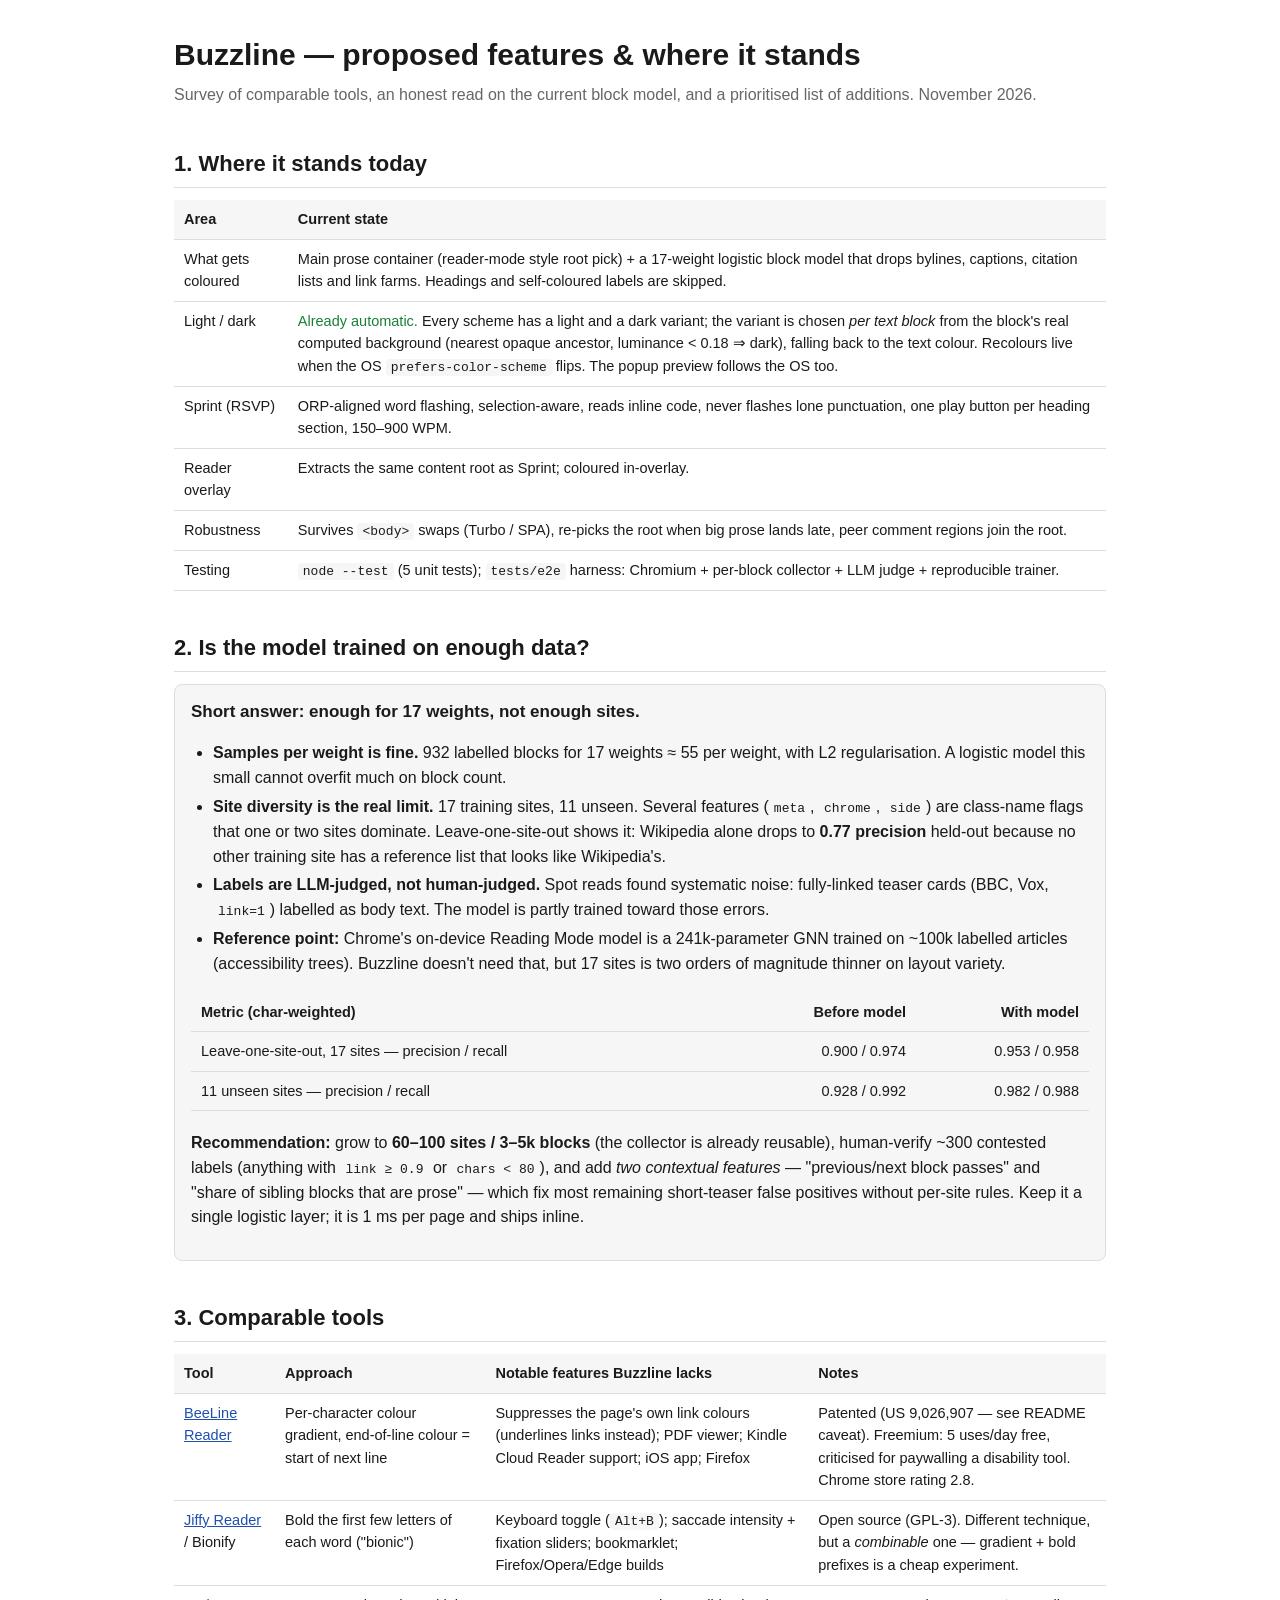
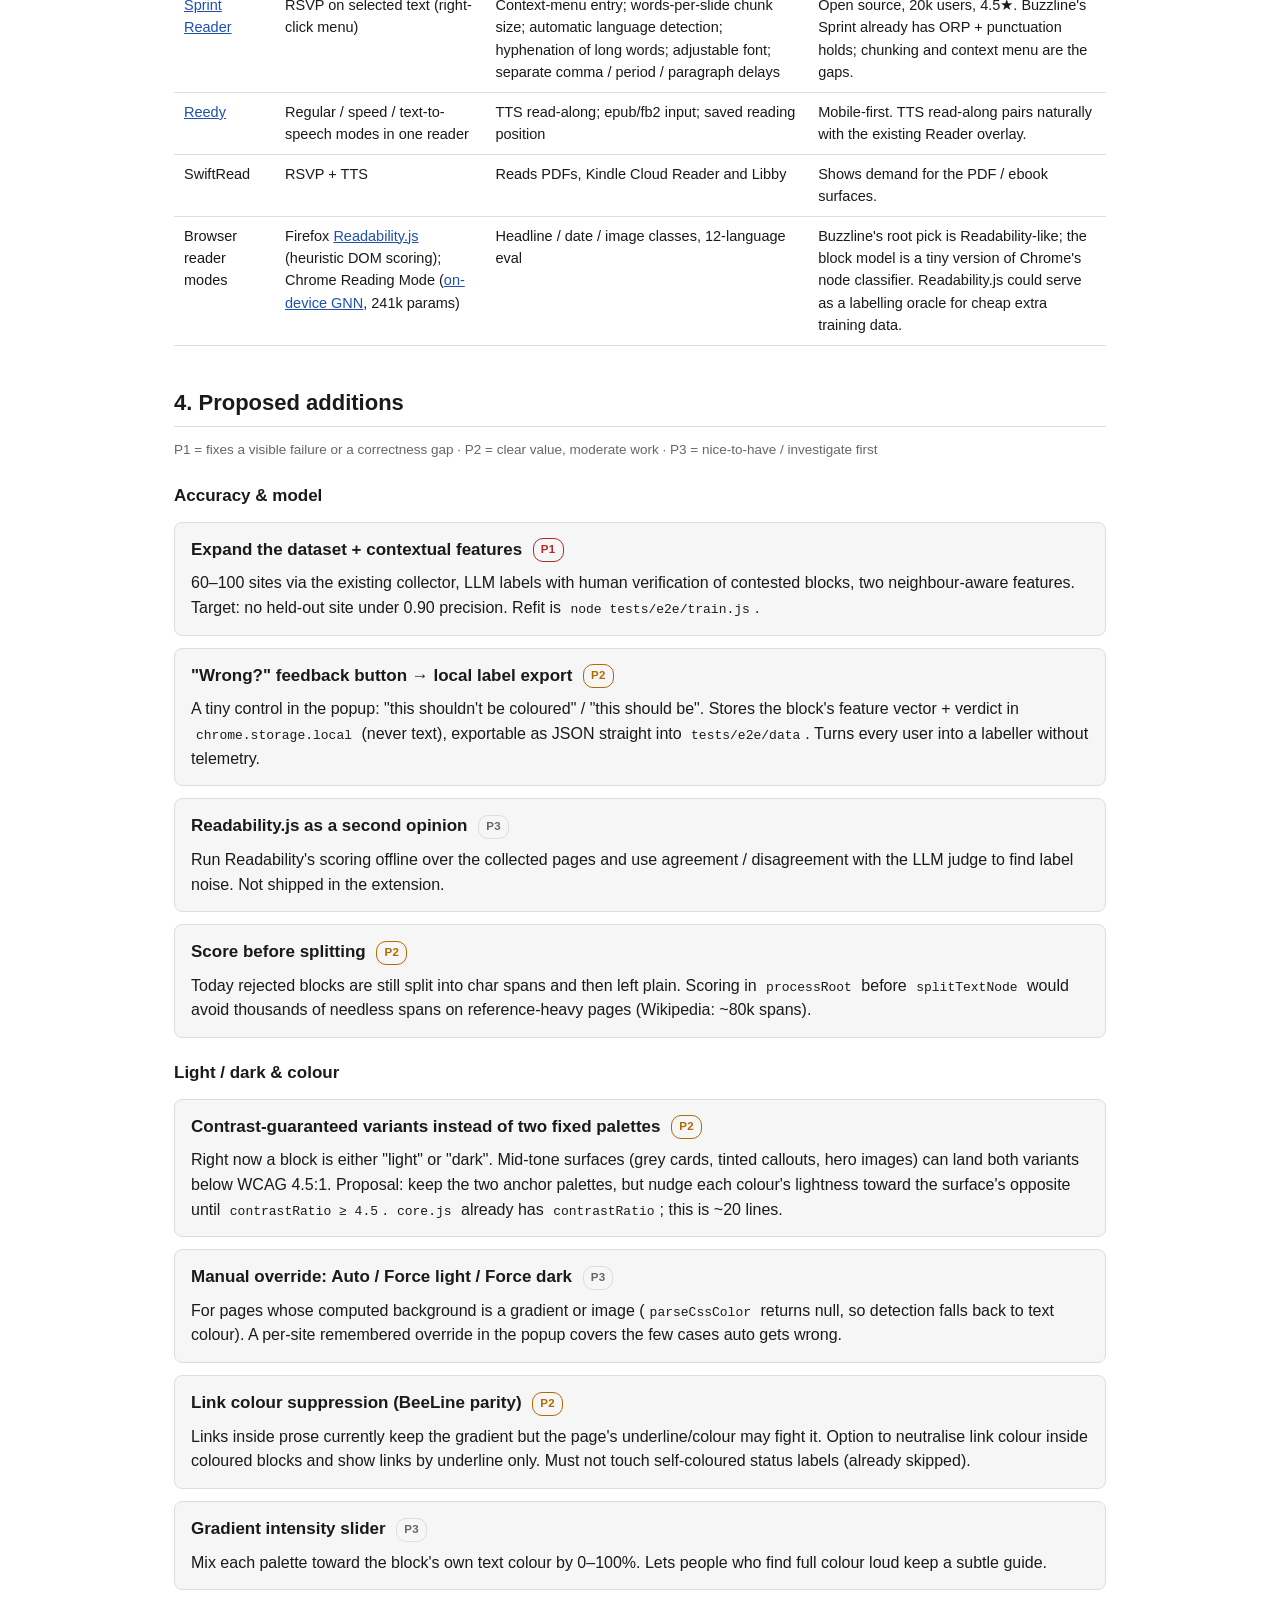
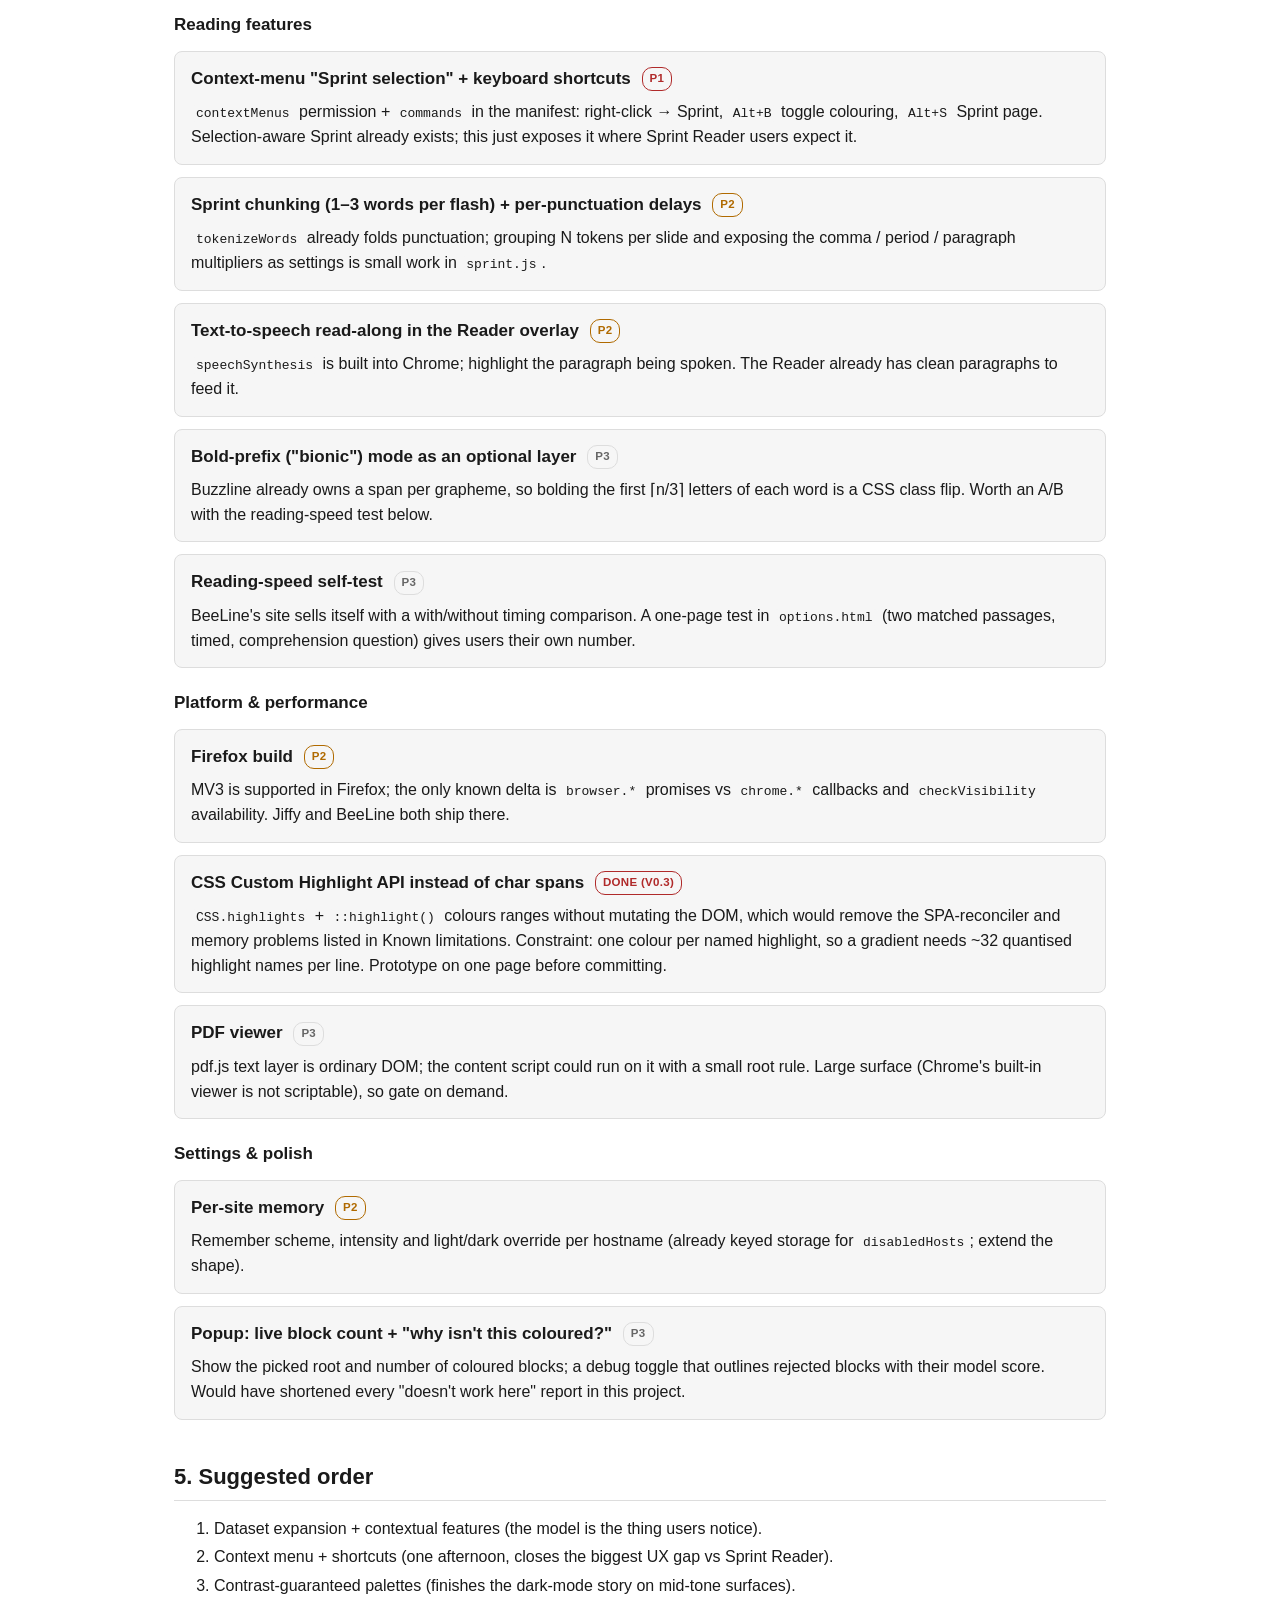
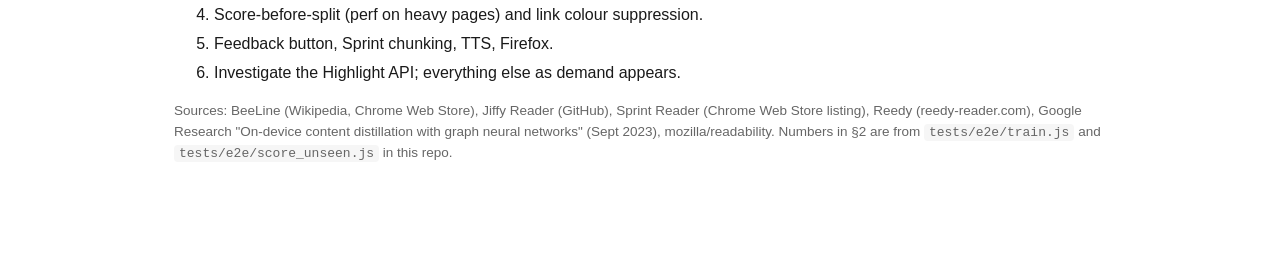
<file: docs/roadmap.html>
<!DOCTYPE html>
<html lang="en">
<head>
<meta charset="utf-8">
<meta name="viewport" content="width=device-width, initial-scale=1">
<title>Buzzline — proposed features &amp; where it stands</title>
<style>
  :root { --bg:#fff; --fg:#1a1a1a; --muted:#666; --border:#ddd; --surface:#f6f6f6; --accent:#1f4fb0; --warn:#b06a00; --ok:#1a7f37; --bad:#b02a2a; }
  @media (prefers-color-scheme: dark) { :root { --bg:#0d1117; --fg:#e6edf3; --muted:#9aa4b2; --border:#30363d; --surface:#161b22; --accent:#7fb7ff; --warn:#f7c948; --ok:#56d364; --bad:#ff9c8a; } }
  * { box-sizing:border-box }
  body { margin:0; background:var(--bg); color:var(--fg); font:16px/1.55 -apple-system,BlinkMacSystemFont,"Segoe UI",Roboto,sans-serif; }
  main { max-width:980px; margin:0 auto; padding:32px 24px 80px; }
  h1 { font-size:30px; margin:0 0 4px } h2 { font-size:22px; margin:40px 0 12px; border-bottom:1px solid var(--border); padding-bottom:6px } h3 { font-size:17px; margin:22px 0 8px }
  .sub { color:var(--muted); margin:0 0 24px }
  a { color:var(--accent) }
  table { border-collapse:collapse; width:100%; margin:12px 0 20px; font-size:14.5px }
  th,td { text-align:left; vertical-align:top; padding:8px 10px; border-bottom:1px solid var(--border) }
  th { background:var(--surface); font-weight:600 }
  code { font-family:ui-monospace,SFMono-Regular,Menlo,monospace; font-size:13px; background:var(--surface); padding:1px 5px; border-radius:4px }
  .card { border:1px solid var(--border); border-radius:8px; padding:14px 16px; margin:12px 0; background:var(--surface) }
  .card h3 { margin-top:0 }
  .tag { display:inline-block; font-size:11.5px; font-weight:600; letter-spacing:.3px; text-transform:uppercase; padding:2px 7px; border-radius:10px; border:1px solid var(--border); margin-left:6px; vertical-align:middle }
  .p1 { color:var(--bad); border-color:var(--bad) } .p2 { color:var(--warn); border-color:var(--warn) } .p3 { color:var(--muted) }
  .have { color:var(--ok) } .miss { color:var(--bad) } .part { color:var(--warn) }
  .num { font-variant-numeric:tabular-nums; text-align:right }
  ul { padding-left:22px } li { margin:4px 0 }
  .small { font-size:13.5px; color:var(--muted) }
  .grid { display:grid; grid-template-columns:1fr 1fr; gap:12px } @media (max-width:700px){ .grid{grid-template-columns:1fr} }
</style>
</head>
<body>
<main>
<h1>Buzzline — proposed features &amp; where it stands</h1>
<p class="sub">Survey of comparable tools, an honest read on the current block model, and a prioritised list of additions. November 2026.</p>

<h2>1. Where it stands today</h2>
<table>
<tr><th>Area</th><th>Current state</th></tr>
<tr><td>What gets coloured</td><td>Main prose container (reader-mode style root pick) + a 17-weight logistic block model that drops bylines, captions, citation lists and link farms. Headings and self-coloured labels are skipped.</td></tr>
<tr><td>Light / dark</td><td><span class="have">Already automatic.</span> Every scheme has a light and a dark variant; the variant is chosen <em>per text block</em> from the block's real computed background (nearest opaque ancestor, luminance &lt; 0.18 ⇒ dark), falling back to the text colour. Recolours live when the OS <code>prefers-color-scheme</code> flips. The popup preview follows the OS too.</td></tr>
<tr><td>Sprint (RSVP)</td><td>ORP-aligned word flashing, selection-aware, reads inline code, never flashes lone punctuation, one play button per heading section, 150–900 WPM.</td></tr>
<tr><td>Reader overlay</td><td>Extracts the same content root as Sprint; coloured in-overlay.</td></tr>
<tr><td>Robustness</td><td>Survives <code>&lt;body&gt;</code> swaps (Turbo / SPA), re-picks the root when big prose lands late, peer comment regions join the root.</td></tr>
<tr><td>Testing</td><td><code>node --test</code> (5 unit tests); <code>tests/e2e</code> harness: Chromium + per-block collector + LLM judge + reproducible trainer.</td></tr>
</table>

<h2>2. Is the model trained on enough data?</h2>
<div class="card">
<h3>Short answer: enough for 17 weights, not enough sites.</h3>
<ul>
<li><strong>Samples per weight is fine.</strong> 932 labelled blocks for 17 weights ≈ 55 per weight, with L2 regularisation. A logistic model this small cannot overfit much on block count.</li>
<li><strong>Site diversity is the real limit.</strong> 17 training sites, 11 unseen. Several features (<code>meta</code>, <code>chrome</code>, <code>side</code>) are class-name flags that one or two sites dominate. Leave-one-site-out shows it: Wikipedia alone drops to <strong>0.77 precision</strong> held-out because no other training site has a reference list that looks like Wikipedia's.</li>
<li><strong>Labels are LLM-judged, not human-judged.</strong> Spot reads found systematic noise: fully-linked teaser cards (BBC, Vox, <code>link=1</code>) labelled as body text. The model is partly trained toward those errors.</li>
<li><strong>Reference point:</strong> Chrome's on-device Reading Mode model is a 241k-parameter GNN trained on ~100k labelled articles (accessibility trees). Buzzline doesn't need that, but 17 sites is two orders of magnitude thinner on layout variety.</li>
</ul>
<table>
<tr><th>Metric (char-weighted)</th><th class="num">Before model</th><th class="num">With model</th></tr>
<tr><td>Leave-one-site-out, 17 sites — precision / recall</td><td class="num">0.900 / 0.974</td><td class="num">0.953 / 0.958</td></tr>
<tr><td>11 unseen sites — precision / recall</td><td class="num">0.928 / 0.992</td><td class="num">0.982 / 0.988</td></tr>
</table>
<p><strong>Recommendation:</strong> grow to <strong>60–100 sites / 3–5k blocks</strong> (the collector is already reusable), human-verify ~300 contested labels (anything with <code>link ≥ 0.9</code> or <code>chars &lt; 80</code>), and add <em>two contextual features</em> — "previous/next block passes" and "share of sibling blocks that are prose" — which fix most remaining short-teaser false positives without per-site rules. Keep it a single logistic layer; it is 1 ms per page and ships inline.</p>
</div>

<h2>3. Comparable tools</h2>
<table>
<tr><th>Tool</th><th>Approach</th><th>Notable features Buzzline lacks</th><th>Notes</th></tr>
<tr><td><a href="https://en.wikipedia.org/wiki/BeeLine_Reader">BeeLine Reader</a></td><td>Per-character colour gradient, end-of-line colour = start of next line</td><td>Suppresses the page's own link colours (underlines links instead); PDF viewer; Kindle Cloud Reader support; iOS app; Firefox</td><td>Patented (US 9,026,907 — see README caveat). Freemium: 5 uses/day free, criticised for paywalling a disability tool. Chrome store rating 2.8.</td></tr>
<tr><td><a href="https://github.com/ansh/bionic-reading">Jiffy Reader</a> / Bionify</td><td>Bold the first few letters of each word ("bionic")</td><td>Keyboard toggle (<code>Alt+B</code>); saccade intensity + fixation sliders; bookmarklet; Firefox/Opera/Edge builds</td><td>Open source (GPL-3). Different technique, but a <em>combinable</em> one — gradient + bold prefixes is a cheap experiment.</td></tr>
<tr><td><a href="https://chromewebstore.google.com/detail/sprint-reader-speed-readi/kejhpkmainjkpiablnfdppneidnkhdif">Sprint Reader</a></td><td>RSVP on selected text (right-click menu)</td><td>Context-menu entry; words-per-slide chunk size; automatic language detection; hyphenation of long words; adjustable font; separate comma / period / paragraph delays</td><td>Open source, 20k users, 4.5★. Buzzline's Sprint already has ORP + punctuation holds; chunking and context menu are the gaps.</td></tr>
<tr><td><a href="https://reedy-reader.com/">Reedy</a></td><td>Regular / speed / text-to-speech modes in one reader</td><td>TTS read-along; epub/fb2 input; saved reading position</td><td>Mobile-first. TTS read-along pairs naturally with the existing Reader overlay.</td></tr>
<tr><td>SwiftRead</td><td>RSVP + TTS</td><td>Reads PDFs, Kindle Cloud Reader and Libby</td><td>Shows demand for the PDF / ebook surfaces.</td></tr>
<tr><td>Browser reader modes</td><td>Firefox <a href="https://github.com/mozilla/readability">Readability.js</a> (heuristic DOM scoring); Chrome Reading Mode (<a href="https://research.google/blog/on-device-content-distillation-with-graph-neural-networks/">on-device GNN</a>, 241k params)</td><td>Headline / date / image classes, 12-language eval</td><td>Buzzline's root pick is Readability-like; the block model is a tiny version of Chrome's node classifier. Readability.js could serve as a labelling oracle for cheap extra training data.</td></tr>
</table>

<h2>4. Proposed additions</h2>
<p class="small">P1 = fixes a visible failure or a correctness gap · P2 = clear value, moderate work · P3 = nice-to-have / investigate first</p>

<h3>Accuracy &amp; model</h3>
<div class="card"><h3>Expand the dataset + contextual features <span class="tag p1">P1</span></h3>
60–100 sites via the existing collector, LLM labels with human verification of contested blocks, two neighbour-aware features. Target: no held-out site under 0.90 precision. Refit is <code>node tests/e2e/train.js</code>.</div>
<div class="card"><h3>"Wrong?" feedback button → local label export <span class="tag p2">P2</span></h3>
A tiny control in the popup: "this shouldn't be coloured" / "this should be". Stores the block's feature vector + verdict in <code>chrome.storage.local</code> (never text), exportable as JSON straight into <code>tests/e2e/data</code>. Turns every user into a labeller without telemetry.</div>
<div class="card"><h3>Readability.js as a second opinion <span class="tag p3">P3</span></h3>
Run Readability's scoring offline over the collected pages and use agreement / disagreement with the LLM judge to find label noise. Not shipped in the extension.</div>
<div class="card"><h3>Score before splitting <span class="tag p2">P2</span></h3>
Today rejected blocks are still split into char spans and then left plain. Scoring in <code>processRoot</code> before <code>splitTextNode</code> would avoid thousands of needless spans on reference-heavy pages (Wikipedia: ~80k spans).</div>

<h3>Light / dark &amp; colour</h3>
<div class="card"><h3>Contrast-guaranteed variants instead of two fixed palettes <span class="tag p2">P2</span></h3>
Right now a block is either "light" or "dark". Mid-tone surfaces (grey cards, tinted callouts, hero images) can land both variants below WCAG 4.5:1. Proposal: keep the two anchor palettes, but nudge each colour's lightness toward the surface's opposite until <code>contrastRatio ≥ 4.5</code>. <code>core.js</code> already has <code>contrastRatio</code>; this is ~20 lines.</div>
<div class="card"><h3>Manual override: Auto / Force light / Force dark <span class="tag p3">P3</span></h3>
For pages whose computed background is a gradient or image (<code>parseCssColor</code> returns null, so detection falls back to text colour). A per-site remembered override in the popup covers the few cases auto gets wrong.</div>
<div class="card"><h3>Link colour suppression (BeeLine parity) <span class="tag p2">P2</span></h3>
Links inside prose currently keep the gradient but the page's underline/colour may fight it. Option to neutralise link colour inside coloured blocks and show links by underline only. Must not touch self-coloured status labels (already skipped).</div>
<div class="card"><h3>Gradient intensity slider <span class="tag p3">P3</span></h3>
Mix each palette toward the block's own text colour by 0–100%. Lets people who find full colour loud keep a subtle guide.</div>

<h3>Reading features</h3>
<div class="card"><h3>Context-menu "Sprint selection" + keyboard shortcuts <span class="tag p1">P1</span></h3>
<code>contextMenus</code> permission + <code>commands</code> in the manifest: right-click → Sprint, <code>Alt+B</code> toggle colouring, <code>Alt+S</code> Sprint page. Selection-aware Sprint already exists; this just exposes it where Sprint Reader users expect it.</div>
<div class="card"><h3>Sprint chunking (1–3 words per flash) + per-punctuation delays <span class="tag p2">P2</span></h3>
<code>tokenizeWords</code> already folds punctuation; grouping N tokens per slide and exposing the comma / period / paragraph multipliers as settings is small work in <code>sprint.js</code>.</div>
<div class="card"><h3>Text-to-speech read-along in the Reader overlay <span class="tag p2">P2</span></h3>
<code>speechSynthesis</code> is built into Chrome; highlight the paragraph being spoken. The Reader already has clean paragraphs to feed it.</div>
<div class="card"><h3>Bold-prefix ("bionic") mode as an optional layer <span class="tag p3">P3</span></h3>
Buzzline already owns a span per grapheme, so bolding the first ⌈n/3⌉ letters of each word is a CSS class flip. Worth an A/B with the reading-speed test below.</div>
<div class="card"><h3>Reading-speed self-test <span class="tag p3">P3</span></h3>
BeeLine's site sells itself with a with/without timing comparison. A one-page test in <code>options.html</code> (two matched passages, timed, comprehension question) gives users their own number.</div>

<h3>Platform &amp; performance</h3>
<div class="card"><h3>Firefox build <span class="tag p2">P2</span></h3>
MV3 is supported in Firefox; the only known delta is <code>browser.*</code> promises vs <code>chrome.*</code> callbacks and <code>checkVisibility</code> availability. Jiffy and BeeLine both ship there.</div>
<div class="card"><h3>CSS Custom Highlight API instead of char spans <span class="tag p1">DONE (v0.3)</span></h3>
<code>CSS.highlights</code> + <code>::highlight()</code> colours ranges without mutating the DOM, which would remove the SPA-reconciler and memory problems listed in Known limitations. Constraint: one colour per named highlight, so a gradient needs ~32 quantised highlight names per line. Prototype on one page before committing.</div>
<div class="card"><h3>PDF viewer <span class="tag p3">P3</span></h3>
pdf.js text layer is ordinary DOM; the content script could run on it with a small root rule. Large surface (Chrome's built-in viewer is not scriptable), so gate on demand.</div>

<h3>Settings &amp; polish</h3>
<div class="card"><h3>Per-site memory <span class="tag p2">P2</span></h3>
Remember scheme, intensity and light/dark override per hostname (already keyed storage for <code>disabledHosts</code>; extend the shape).</div>
<div class="card"><h3>Popup: live block count + "why isn't this coloured?" <span class="tag p3">P3</span></h3>
Show the picked root and number of coloured blocks; a debug toggle that outlines rejected blocks with their model score. Would have shortened every "doesn't work here" report in this project.</div>

<h2>5. Suggested order</h2>
<ol>
<li>Dataset expansion + contextual features (the model is the thing users notice).</li>
<li>Context menu + shortcuts (one afternoon, closes the biggest UX gap vs Sprint Reader).</li>
<li>Contrast-guaranteed palettes (finishes the dark-mode story on mid-tone surfaces).</li>
<li>Score-before-split (perf on heavy pages) and link colour suppression.</li>
<li>Feedback button, Sprint chunking, TTS, Firefox.</li>
<li>Investigate the Highlight API; everything else as demand appears.</li>
</ol>
<p class="small">Sources: BeeLine (Wikipedia, Chrome Web Store), Jiffy Reader (GitHub), Sprint Reader (Chrome Web Store listing), Reedy (reedy-reader.com), Google Research "On-device content distillation with graph neural networks" (Sept 2023), mozilla/readability. Numbers in §2 are from <code>tests/e2e/train.js</code> and <code>tests/e2e/score_unseen.js</code> in this repo.</p>
</main>
</body>
</html>
</file>
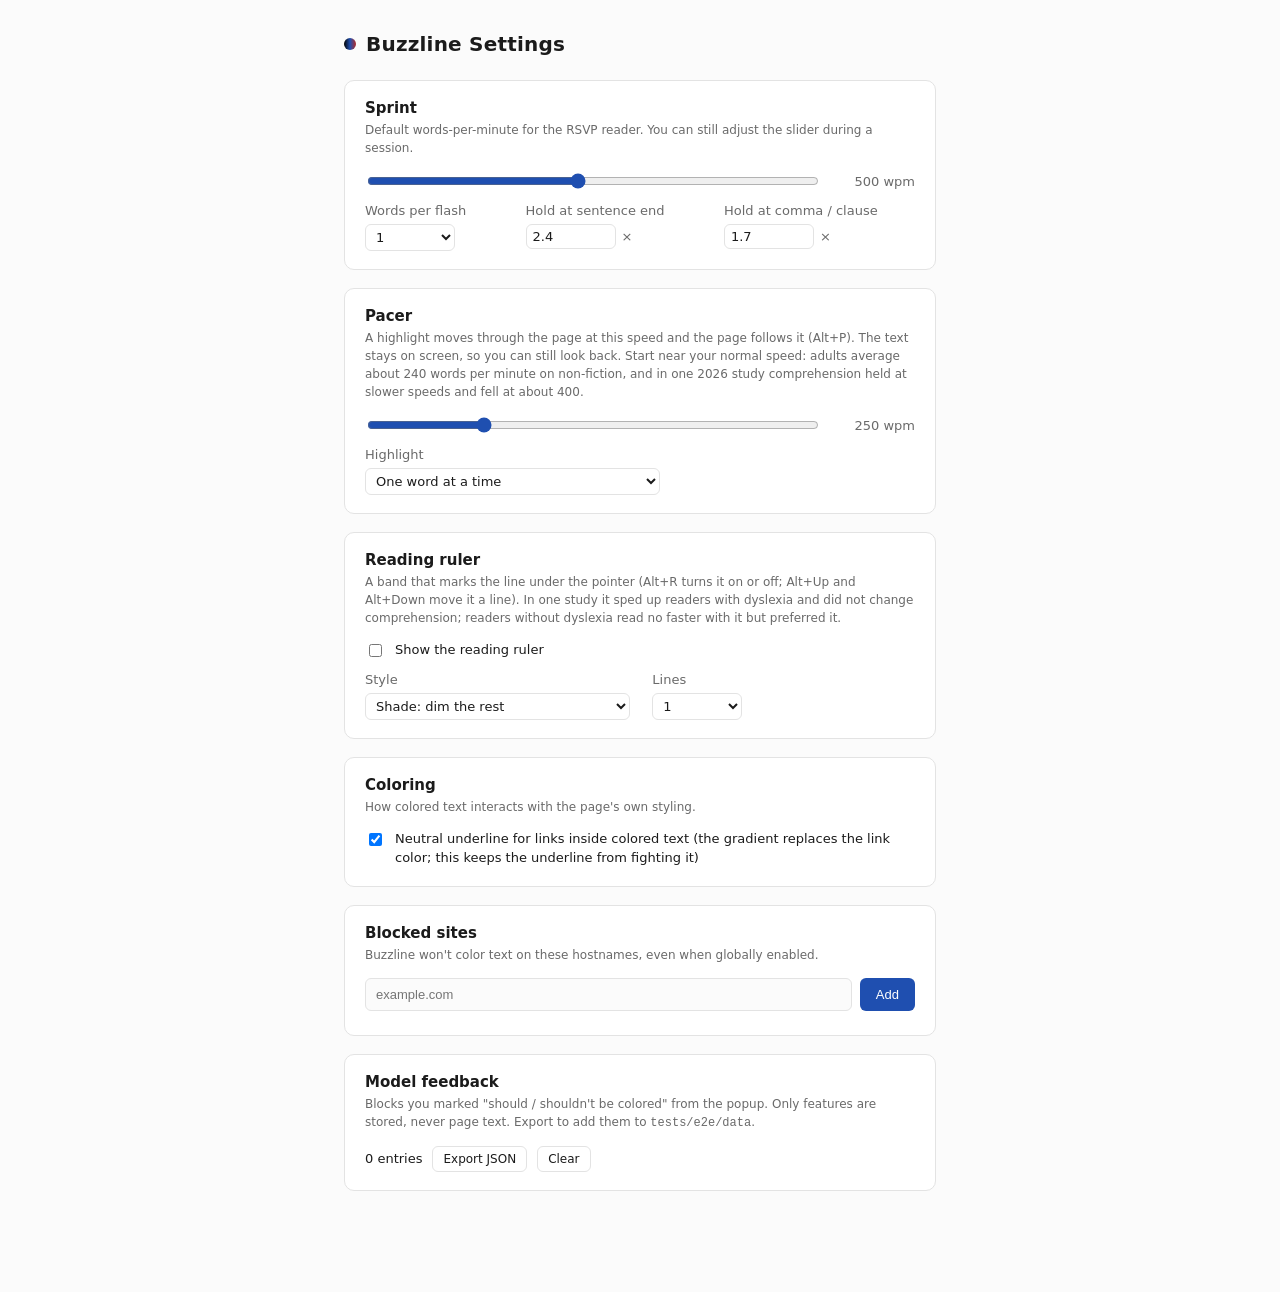
<file: src/options.html>
<!DOCTYPE html>
<html>
<head>
  <meta charset="utf-8">
  <title>Buzzline — Settings</title>
  <link rel="stylesheet" href="options.css">
</head>
<body>
  <main>
    <header class="page-head">
      <div class="brand">
        <span class="dot"></span>
        <h1>Buzzline Settings</h1>
      </div>
    </header>

    <section class="group">
      <div class="group-head">
        <h2>Sprint</h2>
        <p class="sub">Default words-per-minute for the RSVP reader. You can still adjust the slider during a session.</p>
      </div>
      <div class="speed-row">
        <input type="range" id="sprint-wpm" min="150" max="900" step="10" value="500">
        <span class="wpm-value" id="sprint-wpm-value">500 wpm</span>
      </div>
      <div class="sprint-grid">
        <label>Words per flash
          <select id="sprint-chunk"><option value="1">1</option><option value="2">2</option><option value="3">3</option></select>
        </label>
        <label>Hold at sentence end
          <span class="mul"><input type="number" id="delay-period" min="1" max="5" step="0.1" value="2.4"> &times;</span>
        </label>
        <label>Hold at comma / clause
          <span class="mul"><input type="number" id="delay-comma" min="1" max="5" step="0.1" value="1.7"> &times;</span>
        </label>
      </div>
    </section>

    <section class="group">
      <div class="group-head">
        <h2>Pacer</h2>
        <p class="sub">A highlight moves through the page at this speed and the page follows it (Alt+P). The text stays on screen, so you can still look back. Start near your normal speed: adults average about 240 words per minute on non-fiction, and in one 2026 study comprehension held at slower speeds and fell at about 400.</p>
      </div>
      <div class="speed-row">
        <input type="range" id="pacer-wpm" min="100" max="700" step="10" value="250">
        <span class="wpm-value" id="pacer-wpm-value">250 wpm</span>
      </div>
      <div class="sprint-grid">
        <label>Highlight
          <select id="pacer-unit" class="wide"><option value="word">One word at a time</option><option value="line">One line at a time</option></select>
        </label>
      </div>
    </section>

    <section class="group">
      <div class="group-head">
        <h2>Reading ruler</h2>
        <p class="sub">A band that marks the line under the pointer (Alt+R turns it on or off; Alt+Up and Alt+Down move it a line). In one study it sped up readers with dyslexia and did not change comprehension; readers without dyslexia read no faster with it but preferred it.</p>
      </div>
      <label class="check-row">
        <input type="checkbox" id="ruler-on">
        <span>Show the reading ruler</span>
      </label>
      <div class="sprint-grid">
        <label>Style
          <select id="ruler-style" class="wide"><option value="shade">Shade: dim the rest</option><option value="bar">Bar: tint the line</option><option value="underline">Underline</option></select>
        </label>
        <label>Lines
          <select id="ruler-lines"><option value="1">1</option><option value="3">3</option></select>
        </label>
      </div>
    </section>

    <section class="group">
      <div class="group-head">
        <h2>Coloring</h2>
        <p class="sub">How colored text interacts with the page's own styling.</p>
      </div>
      <label class="check-row">
        <input type="checkbox" id="link-underline" checked>
        <span>Neutral underline for links inside colored text (the gradient replaces the link color; this keeps the underline from fighting it)</span>
      </label>
    </section>

    <section class="group">
      <div class="group-head">
        <h2>Blocked sites</h2>
        <p class="sub">Buzzline won't color text on these hostnames, even when globally enabled.</p>
      </div>

      <form class="add-row" id="add-form">
        <input type="text" id="add-host" placeholder="example.com" autocomplete="off" spellcheck="false">
        <button type="submit">Add</button>
      </form>
      <div class="add-error" id="add-error" hidden></div>

      <ul class="hosts" id="hosts"></ul>
      <p class="empty" id="empty" hidden>No sites blocked.</p>
    </section>

    <section class="group">
      <div class="group-head">
        <h2>Model feedback</h2>
        <p class="sub">Blocks you marked "should / shouldn't be colored" from the popup. Only features are stored, never page text. Export to add them to <code>tests/e2e/data</code>.</p>
      </div>
      <div class="feedback-row">
        <span id="feedback-count">0 entries</span>
        <button type="button" id="feedback-export">Export JSON</button>
        <button type="button" id="feedback-clear" class="remove">Clear</button>
      </div>
    </section>

    <footer class="page-foot">
      <p class="saved" id="saved" hidden>Saved.</p>
    </footer>
  </main>
  <script src="core.js"></script>
  <script src="settings.js"></script>
  <script src="options.js"></script>
</body>
</html>
</file>
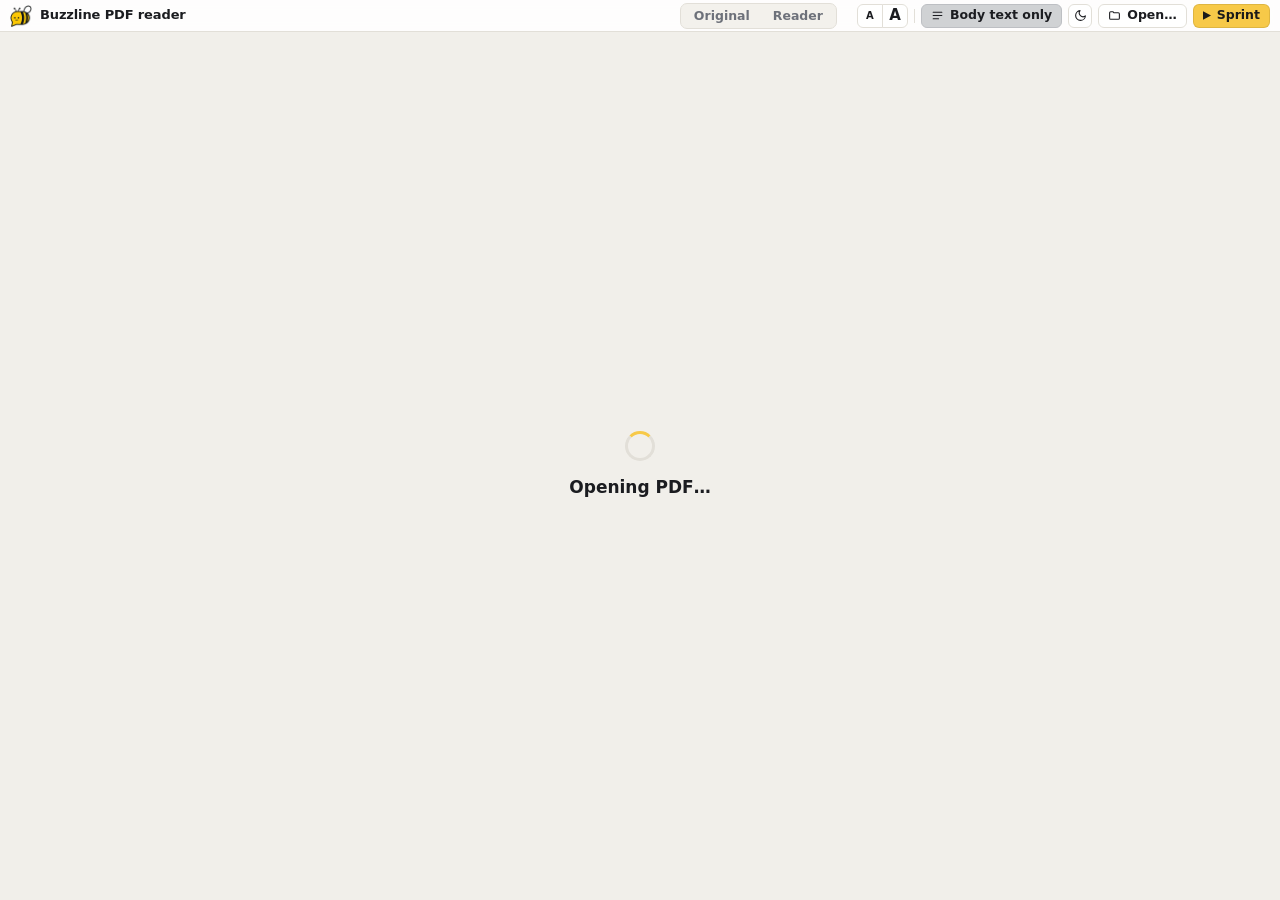
<file: src/pdf.html>
<!doctype html>
<!-- The Buzzline PDF reader. Opened from the "Open in PDF reader" menu entry
     (src/background.js) with ?file=<address>; the logic is in pdf.js. -->
<html lang="en">
<head>
<meta charset="utf-8">
<meta name="viewport" content="width=device-width, initial-scale=1">
<title>Buzzline PDF reader</title>
<link rel="icon" type="image/png" sizes="48x48" href="../icons/icon48.png">
<link rel="icon" type="image/png" sizes="128x128" href="../icons/icon128.png">
<link rel="stylesheet" href="content.css">
<style>
  :root {
    --bg: #f1efea; --panel: #ffffff; --ink: #1b1c20; --muted: #6d717a; --line: #e2dfd8; --hover: #f3f1ec;
    --accent: #f7c948; --accent-ink: #1a1a1a; --shadow: 0 1px 2px #0000000d, 0 8px 28px #00000014; --paper: #ffffff;
  }
  body.dark {
    --bg: #0d0f13; --panel: #171a20; --ink: #e9eaee; --muted: #969ca8; --line: #272b34; --hover: #20242c;
    --shadow: 0 1px 2px #0006, 0 8px 28px #0008; --paper: var(--shade, #0d0e12);
  }
  * { box-sizing: border-box; }
  [hidden] { display: none !important; }
  html { scroll-padding-top: 44px; }
  body { margin: 0; background: var(--bg); color: var(--ink); font: 14px/1.45 ui-sans-serif, system-ui, -apple-system, "Segoe UI", sans-serif; -webkit-font-smoothing: antialiased; }
  button, input { font: inherit; color: inherit; }

  /* ---- app bar ---- */
  /* Title takes what is left; the view switch and tools never shrink or overlap.
     As the window narrows: labels become icons, the scheme swatches fold into
     one swatch with a menu, then the status line and the Sprint label go. */
  #bar { position: sticky; top: 0; z-index: 20; display: grid; grid-template-columns: minmax(0, 1fr) auto auto; align-items: center; gap: 12px;
    height: 32px; padding: 0 10px; font-size: 12.5px; background: color-mix(in srgb, var(--panel) 88%, transparent); backdrop-filter: saturate(1.4) blur(14px); border-bottom: 1px solid var(--line); }
  @media (min-width: 1400px) { #bar { grid-template-columns: minmax(0, 1fr) auto minmax(0, 1fr); } }
  .brand { display: flex; align-items: center; gap: 8px; min-width: 0; }
  .brand img { flex: none; width: 22px; height: 22px; }
  .doc { display: flex; align-items: baseline; gap: 8px; min-width: 0; }
  #title { flex: 0 2 auto; min-width: 0; font-weight: 650; font-size: 13px; white-space: nowrap; overflow: hidden; text-overflow: ellipsis; letter-spacing: -.01em; }
  #meta { flex: 0 1 auto; min-width: 0; font-size: 11.5px; color: var(--muted); white-space: nowrap; overflow: hidden; text-overflow: ellipsis; }
  .seg { display: inline-flex; padding: 2px; gap: 1px; background: var(--hover); border: 1px solid var(--line); border-radius: 7px; }
  .seg button { border: 0; background: none; padding: 1px 11px; line-height: 18px; border-radius: 5px; cursor: pointer; font-weight: 550; color: var(--muted); transition: background .15s, color .15s; }
  .seg button[aria-selected="true"] { background: var(--panel); color: var(--ink); box-shadow: 0 1px 2px #0000001f; }
  .tools { display: flex; align-items: center; justify-content: flex-end; gap: 6px; }
  .schemewrap { position: relative; display: flex; align-items: center; }
  .schemes { display: flex; gap: 5px; padding-right: 2px; }
  .schemes button, #schemeBtn { width: 18px; height: 18px; border-radius: 50%; border: 2px solid var(--panel); outline: 1px solid var(--line); cursor: pointer; padding: 0; transition: transform .12s; }
  .schemes button:hover, #schemeBtn:hover { transform: scale(1.08); }
  .schemes button[aria-pressed="true"] { outline: 2px solid var(--muted); }
  #schemeBtn { display: none; }
  .btn { display: inline-flex; align-items: center; gap: 6px; height: 24px; padding: 0 9px; border-radius: 6px; border: 1px solid var(--line); background: var(--panel); cursor: pointer; font-weight: 550; white-space: nowrap; }
  .btn svg { width: 13px; height: 13px; }
  #sprint svg { width: 8px; height: 9px; }
  .btn:hover { background: var(--hover); }
  .btn.primary { background: var(--accent); border-color: #0000001a; color: var(--accent-ink); }
  .btn.primary:hover { filter: brightness(1.05); background: var(--accent); }
  .btn.icon { width: 24px; padding: 0; justify-content: center; }
  .btn[aria-pressed="true"] { background: color-mix(in srgb, var(--muted) 32%, var(--panel)); border-color: color-mix(in srgb, var(--muted) 45%, var(--panel)); }
  .sep { width: 1px; height: 14px; background: var(--line); }
  .grp { display: inline-flex; }
  .grp .btn { width: 26px; padding: 0; justify-content: center; border-radius: 0; font-weight: 650; line-height: 1; }
  .grp .btn:first-child { border-radius: 6px 0 0 6px; }
  .grp .btn:last-child { border-radius: 0 6px 6px 0; margin-left: -1px; }
  #smaller { font-size: 10px; } #larger { font-size: 15px; }
  .btn:disabled { opacity: .4; cursor: default; }
  #progress { position: sticky; top: 32px; z-index: 19; height: 2px; }
  #progress i { display: block; height: 100%; width: 0; background: var(--accent); transition: width .2s; }

  /* ---- open panel ---- */
  #textWrap { position: fixed; top: 38px; right: 10px; z-index: 30; }
  #textWrap .bzln-tp { background: var(--panel); color: var(--ink); border-color: var(--line); }
  #textWrap .bzln-tp-label, #textWrap .bzln-tp-value, #textWrap .bzln-tp-note { color: var(--muted); }
  #openPanel { position: fixed; top: 38px; right: 10px; z-index: 30; width: 380px; padding: 16px; font-size: 14px; background: var(--panel); border: 1px solid var(--line); border-radius: 14px; box-shadow: var(--shadow); }
  #openPanel .btn { height: 34px; padding: 0 13px; border-radius: 9px; }
  #openPanel h3 { margin: 0 0 10px; font-size: 13px; font-weight: 650; }
  #openPanel .row { display: flex; gap: 8px; }
  #openPanel input[type=text] { flex: 1; min-width: 0; height: 34px; padding: 0 10px; border-radius: 9px; border: 1px solid var(--line); background: var(--bg); }
  #openPanel input[type=text]:focus { outline: 2px solid var(--accent); outline-offset: -1px; }
  #openPanel .or { margin: 12px 0 8px; font-size: 12px; color: var(--muted); }
  #openPanel #pick { width: 100%; justify-content: center; border-style: dashed; height: 54px; color: var(--muted); }

  /* ---- states ---- */
  #empty { display: grid; place-items: center; min-height: calc(100vh - 34px); text-align: center; color: var(--muted); padding: 24px; }
  #empty .big { font-size: 17px; font-weight: 600; color: var(--ink); margin: 14px 0 4px; }
  .spinner { width: 30px; height: 30px; margin: 0 auto; border-radius: 50%; border: 3px solid var(--line); border-top-color: var(--accent); animation: spin .8s linear infinite; }
  @keyframes spin { to { transform: rotate(360deg); } }
  /* Dark page shade picker: 24 candidates, the choice is kept on this computer. */
  #shades { position: fixed; right: 14px; bottom: 14px; z-index: 25; padding: 10px; background: var(--panel); border: 1px solid var(--line); border-radius: 10px; box-shadow: var(--shadow); font-size: 11.5px; color: var(--muted); }
  #shades .grid { display: grid; grid-template-columns: repeat(6, 26px); gap: 5px; margin-bottom: 7px; }
  #shades button { height: 26px; border-radius: 5px; border: 1px solid #ffffff2e; padding: 0; cursor: pointer; }
  #shades button[aria-pressed="true"] { outline: 2px solid var(--accent); outline-offset: 1px; }
  #shades code { color: var(--ink); font: 11.5px ui-monospace, Menlo, monospace; user-select: all; }
  #drop { position: fixed; inset: 0; z-index: 50; display: none; place-items: center; background: color-mix(in srgb, var(--bg) 82%, transparent); backdrop-filter: blur(4px); }
  #drop div { padding: 34px 52px; border: 2px dashed var(--accent); border-radius: 18px; font-size: 17px; font-weight: 600; background: var(--panel); }
  body.dragging #drop { display: grid; }

  /* ---- A: original layout ---- */
  #view { padding: 22px 16px 80px; }
  .sheet { margin: 0 auto 26px; }
  .sheet .num { margin: 0 2px 7px; font-size: 11.5px; letter-spacing: .04em; text-transform: uppercase; color: var(--muted); }
  .page { position: relative; isolation: isolate; background: #fff; border-radius: 3px; box-shadow: var(--shadow); overflow: hidden; }
  .page canvas { display: block; }
  .strip { position: absolute; pointer-events: none; mix-blend-mode: screen; background-repeat: no-repeat; }
  /* The inverted page is pure black. A cool dark grey screened over the finished
     page (after the strips) lifts the black to the surrounding blue-grey; a
     neutral grey reads as brown next to it. White text is unchanged. */
  body.dark .page { background: #000; }
  body.dark .page::after { content: ""; position: absolute; inset: 0; pointer-events: none; background: var(--paper); mix-blend-mode: screen; }
  body.dark .page canvas { filter: invert(1) hue-rotate(180deg); }
  body.dark .strip { mix-blend-mode: multiply; }

  /* ---- B: reader ---- */
  .reflow { max-width: min(720px, var(--bzln-r-width, 720px)); margin: 8px auto 0; padding: 56px 64px 64px; background: var(--paper); color: var(--ink); border-radius: 14px; box-shadow: var(--shadow);
    font: calc(19px * var(--size, 1)) "Iowan Old Style", "Palatino Linotype", Charter, Georgia, serif;
    font-family: var(--bzln-r-font, "Iowan Old Style", "Palatino Linotype", Charter, Georgia, serif);
    line-height: var(--bzln-r-line, 1.7); letter-spacing: var(--bzln-r-letter, normal); word-spacing: var(--bzln-r-word, normal); }
  .reflow h1 { font: 700 calc(30px * var(--size, 1))/1.2 ui-sans-serif, system-ui, sans-serif; letter-spacing: -.02em; margin: 0 0 1.2em; }
  .reflow h2 { font: 650 calc(20px * var(--size, 1))/1.3 ui-sans-serif, system-ui, sans-serif; letter-spacing: -.01em; margin: 2em 0 .5em; }
  .reflow p { margin: 0 0 1.05em; }
  .reflow p.minor { font: calc(13.5px * var(--size, 1))/1.5 ui-sans-serif, system-ui, sans-serif; color: var(--muted); }
  .reflow .pagebreak { display: flex; align-items: center; gap: 12px; margin: 2em 0; font: 11px ui-sans-serif, system-ui, sans-serif; letter-spacing: .06em; text-transform: uppercase; color: var(--muted); }
  .reflow .pagebreak::before, .reflow .pagebreak::after { content: ""; flex: 1; height: 1px; background: var(--line); }
  @media (max-width: 1180px) {
    #bodyOnly .lbl, #openBtn .lbl { display: none; }
    #bodyOnly, #openBtn { width: 24px; padding: 0; justify-content: center; }
    .sep { display: none; }
  }
  @media (max-width: 920px) {
    #schemeBtn { display: block; }
    .schemes { display: none; position: absolute; top: 27px; right: -6px; padding: 8px 10px; gap: 8px; background: var(--panel); border: 1px solid var(--line); border-radius: 10px; box-shadow: var(--shadow); }
    .schemewrap.open .schemes { display: flex; }
  }
  @media (max-width: 760px) { .reflow { padding: 32px 24px; border-radius: 0; } }
  @media (max-width: 640px) {
    #bar { gap: 8px; padding: 0 8px; }
    #meta, #sprint .lbl { display: none; }
    #sprint { width: 24px; padding: 0; justify-content: center; }
    .seg button { padding: 1px 8px; }
    .tools { gap: 5px; }
    #openPanel { right: 8px; width: calc(100vw - 16px); }
  }
  @media (max-width: 470px) { .doc { display: none; } }
</style>
</head>
<body>
<header id="bar">
  <div class="brand">
    <img src="../icons/icon48.png" alt="Buzzline">
    <div class="doc"><div id="title">Buzzline PDF reader</div><div id="meta"></div></div>
  </div>
  <div class="seg" role="tablist" aria-label="View">
    <button role="tab" data-v="A" title="The PDF's own layout (←)">Original</button>
    <button role="tab" data-v="B" title="Text reflowed into a reading column (→)">Reader</button>
  </div>
  <div class="tools">
    <div class="schemewrap" id="schemeWrap">
      <button id="schemeBtn" title="Colour scheme" aria-haspopup="true"></button>
      <div class="schemes" id="schemes" aria-label="Colour scheme"></div>
    </div>
    <div class="grp" role="group" aria-label="Text size">
      <button class="btn" id="smaller" title="Smaller text (−)">A</button>
      <button class="btn" id="larger" title="Larger text (+)">A</button>
    </div>
    <button class="btn icon" id="textBtn" title="Text settings: font, spacing, width (Reader view)" aria-haspopup="true" hidden><span style="font-weight:650;font-size:12px">Aa</span></button>
    <span class="sep"></span>
    <button class="btn" id="bodyOnly" aria-pressed="true" title="Body text only: colour just the paragraphs, not every line of text">
      <svg width="16" height="16" viewBox="0 0 24 24" fill="none" stroke="currentColor" stroke-width="2" stroke-linecap="round"><path d="M4 6h16M4 12h16M4 18h10"/></svg><span class="lbl">Body text only</span>
    </button>
    <button class="btn icon" id="theme" aria-pressed="false" title="Dark page">
      <svg width="16" height="16" viewBox="0 0 24 24" fill="none" stroke="currentColor" stroke-width="2" stroke-linecap="round" stroke-linejoin="round"><path d="M21 12.8A9 9 0 1 1 11.2 3a7 7 0 0 0 9.8 9.8Z"/></svg>
    </button>
    <button class="btn" id="openBtn" title="Open a PDF">
      <svg width="16" height="16" viewBox="0 0 24 24" fill="none" stroke="currentColor" stroke-width="2" stroke-linecap="round" stroke-linejoin="round"><path d="M3 7a2 2 0 0 1 2-2h4l2 2h8a2 2 0 0 1 2 2v8a2 2 0 0 1-2 2H5a2 2 0 0 1-2-2Z"/></svg><span class="lbl">Open…</span>
    </button>
    <button class="btn primary" id="sprint" title="Sprint: flash the body text one word at a time">
      <svg width="11" height="12" viewBox="0 0 11 12"><path d="M0 0l11 6-11 6Z" fill="currentColor"/></svg><span class="lbl">Sprint</span>
    </button>
  </div>
</header>
<div id="progress"><i></i></div>

<div id="openPanel" hidden>
  <h3>Open a PDF</h3>
  <div class="row"><input type="text" id="url" placeholder="https://arxiv.org/pdf/…" spellcheck="false"><button class="btn primary" id="load">Open</button></div>
  <div class="or">or</div>
  <button class="btn" id="pick">Choose a file, or drop one anywhere</button>
  <input type="file" id="file" accept="application/pdf" hidden>
</div>

<div id="empty"><div><div class="spinner"></div><div class="big" id="emptyBig">Opening PDF…</div><div id="emptySmall"></div></div></div>
<main id="view" hidden></main>
<div id="textWrap" hidden></div>
<div id="shades" hidden><div class="grid"></div>Dark page <code id="shadeHex"></code></div>
<div id="drop"><div>Drop a PDF to open it</div></div>

<script src="core.js"></script>
<script src="settings.js"></script>
<script src="textstyle.js"></script>
<script src="intents.js"></script>
<script src="schedule.js"></script>
<script src="gradient.js"></script>
<script src="blocks.js"></script>
<script src="lines.js"></script>
<script src="pagegeo.js"></script>
<script src="ruler.js"></script>
<script src="reading.js"></script>
<script src="sprint.js"></script>
<script src="pacer.js"></script>
<script src="content.js"></script>
<script type="module" src="pdf.js"></script>
</body>
</html>
</file>
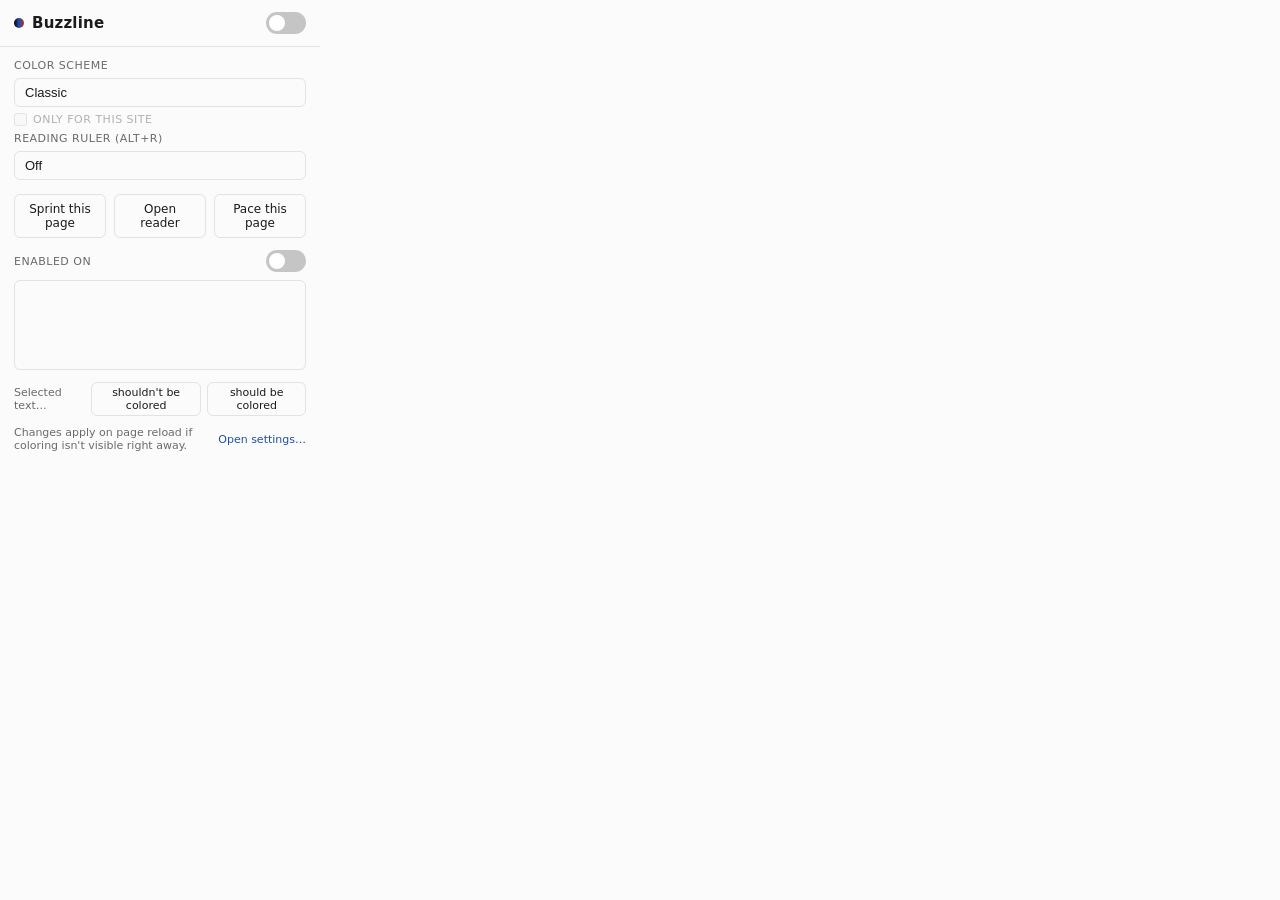
<file: src/popup.html>
<!DOCTYPE html>
<html>
<head>
  <meta charset="utf-8">
  <link rel="stylesheet" href="popup.css">
</head>
<body>
  <header>
    <div class="brand">
      <span class="dot"></span>
      <h1>Buzzline</h1>
    </div>
    <label class="switch" title="Toggle Buzzline">
      <input type="checkbox" id="toggle">
      <span class="slider"></span>
    </label>
  </header>
  <section class="controls">
    <label for="scheme">Color scheme</label>
    <select id="scheme"></select>
    <label class="site-only"><input type="checkbox" id="site-only" disabled> Only for this site</label>
    <label for="ruler">Reading ruler (Alt+R)</label>
    <select id="ruler">
      <option value="off">Off</option>
      <option value="shade">Shade: dim the rest</option>
      <option value="bar">Bar: tint the line</option>
      <option value="underline">Underline</option>
    </select>
  </section>
  <section class="actions">
    <button type="button" id="sprint-page-btn" class="action-btn">Sprint this page</button>
    <button type="button" id="open-reader-btn" class="action-btn">Open reader</button>
    <button type="button" id="pace-page-btn" class="action-btn" title="A highlight moves through the text and the page follows it (Alt+P)">Pace this page</button>
  </section>
  <section class="site-row" id="site-row" hidden>
    <div class="site-label">
      <span class="site-caption">Enabled on</span>
      <span class="site-host" id="site-host"></span>
    </div>
    <label class="switch switch-sm" title="Enable Buzzline on this site">
      <input type="checkbox" id="site-toggle">
      <span class="slider"></span>
    </label>
  </section>
  <section class="preview-wrap">
    <div id="preview" class="preview"></div>
  </section>
  <section class="feedback" title="Select some text on the page first. Stores the block's features locally (never the text) for improving the model.">
    <span class="feedback-caption">Selected text…</span>
    <button type="button" id="fb-no" class="fb-btn">shouldn't be colored</button>
    <button type="button" id="fb-yes" class="fb-btn">should be colored</button>
  </section>
  <footer>
    <p class="hint">Changes apply on page reload if coloring isn't visible right away.</p>
    <a class="settings-link" id="settings-link" href="#">Open settings…</a>
  </footer>
  <script src="core.js"></script>
  <script src="settings.js"></script>
  <script src="intents.js"></script>
  <script src="popup.js"></script>
</body>
</html>
</file>
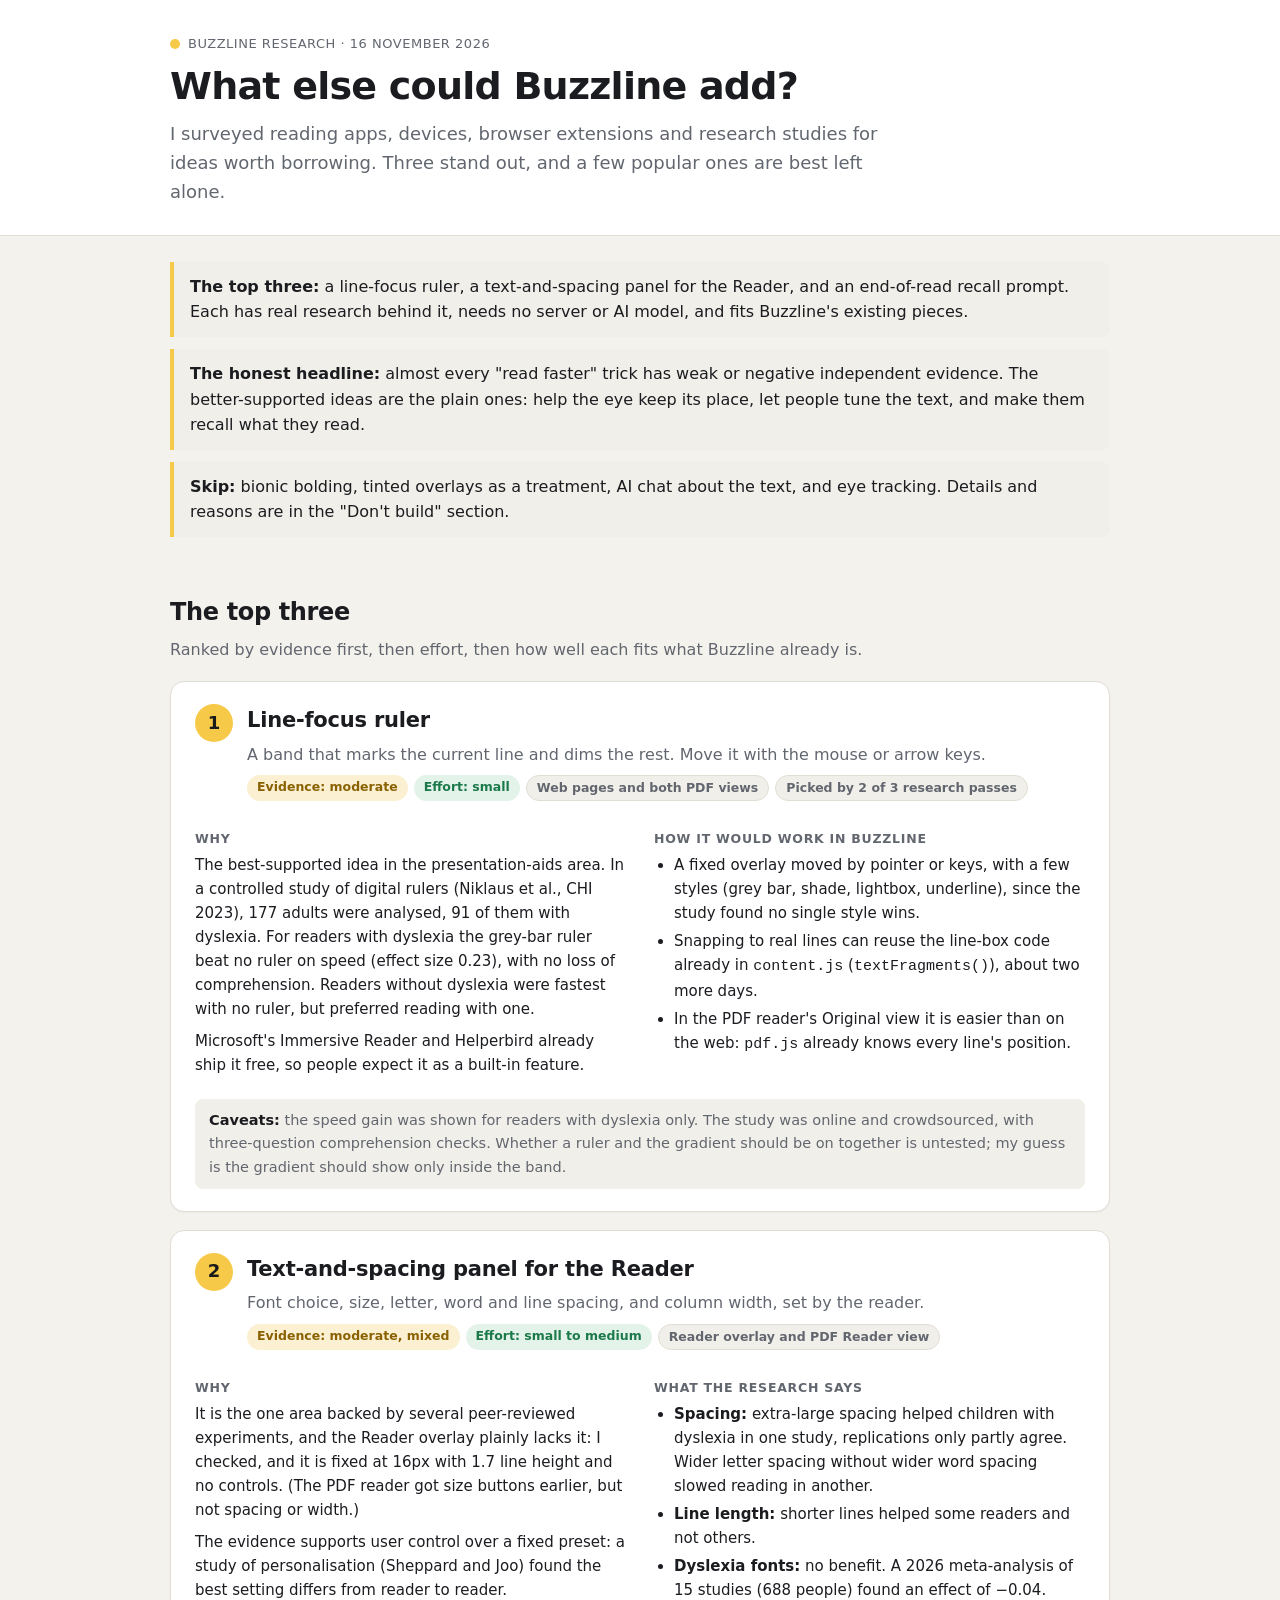
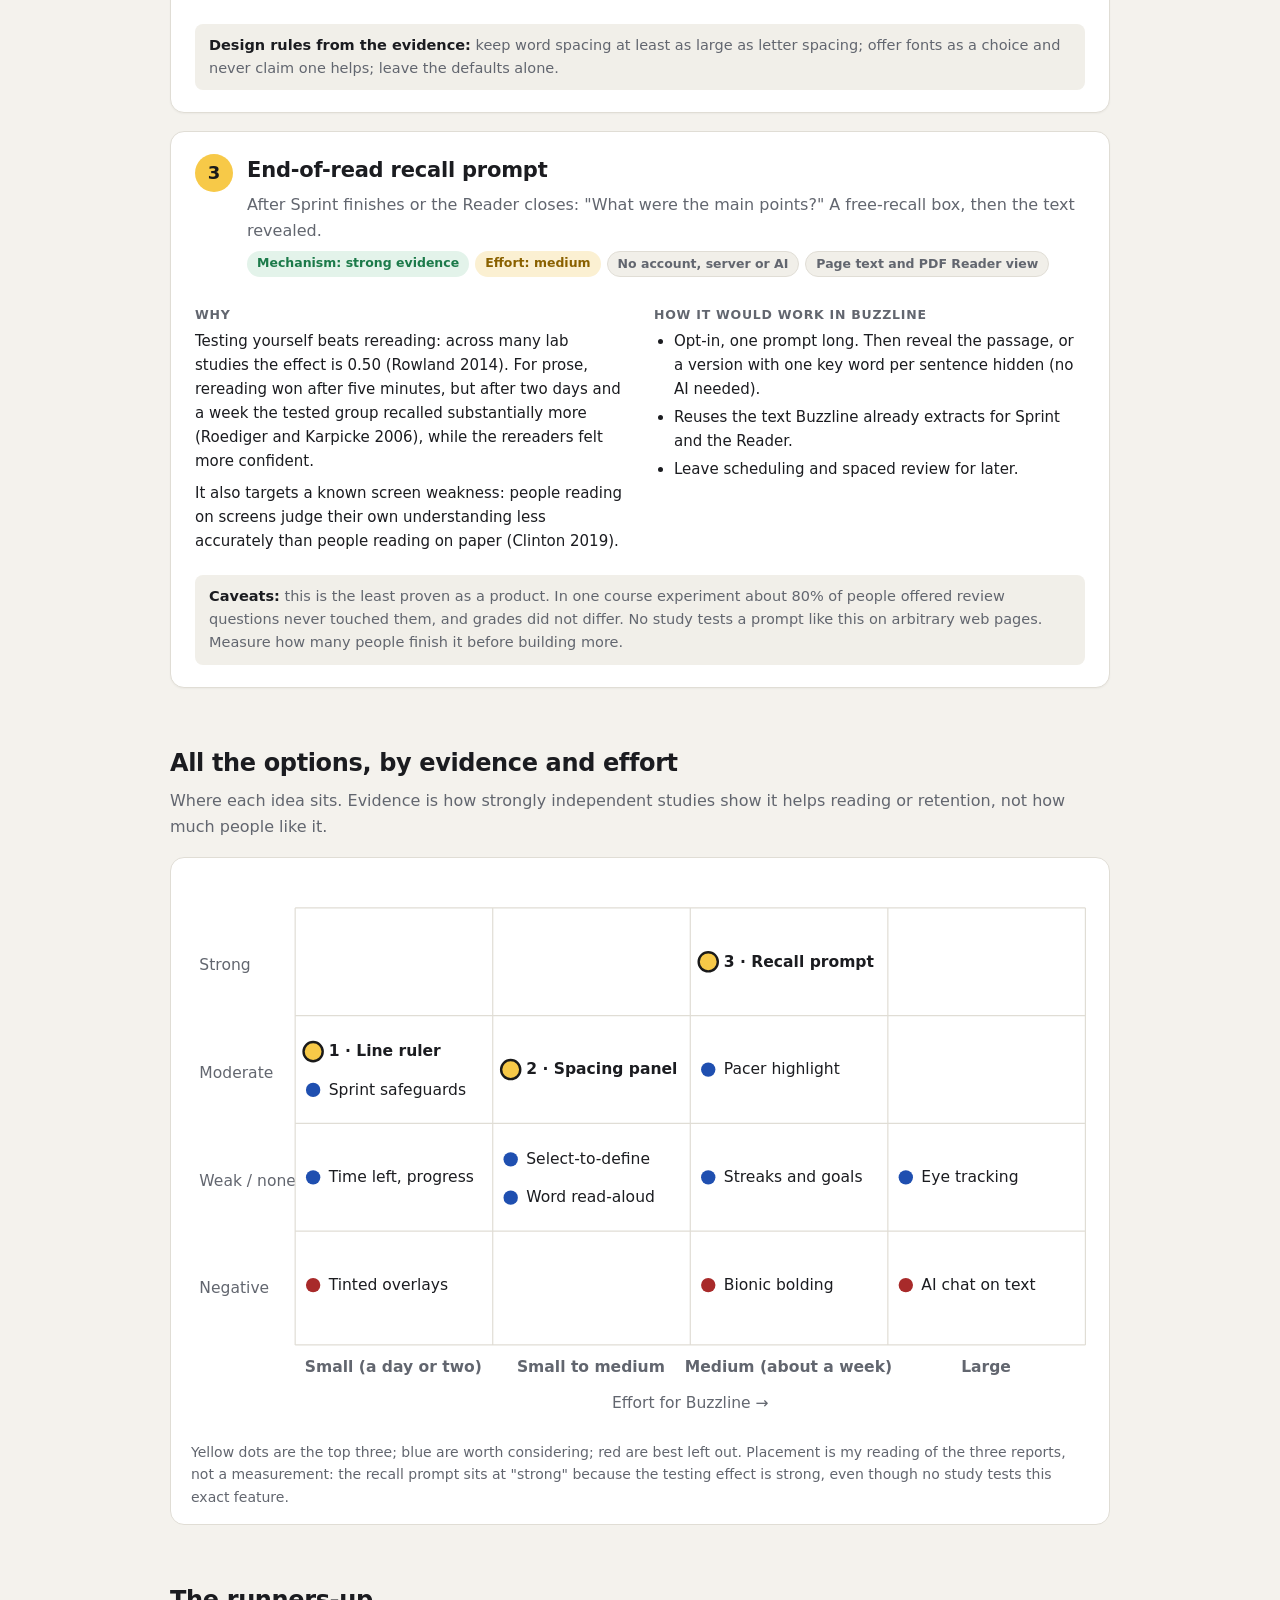
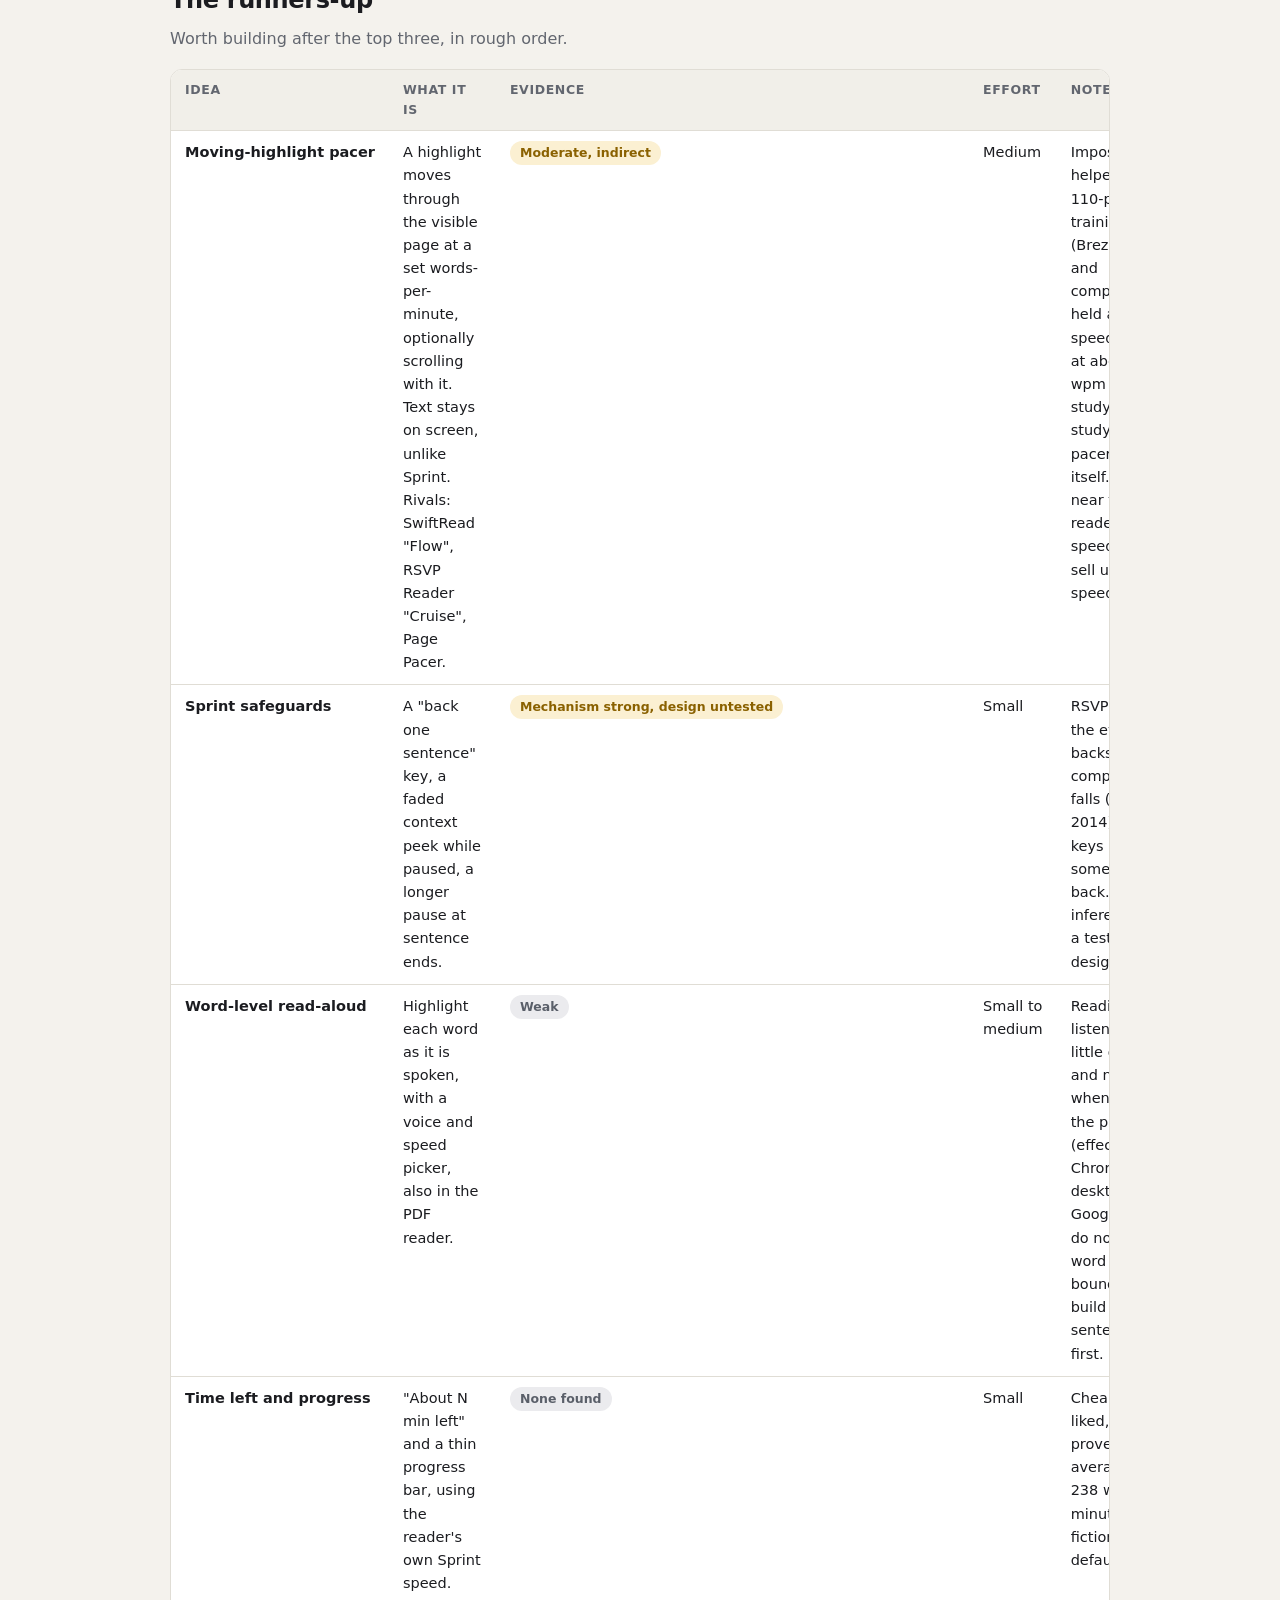
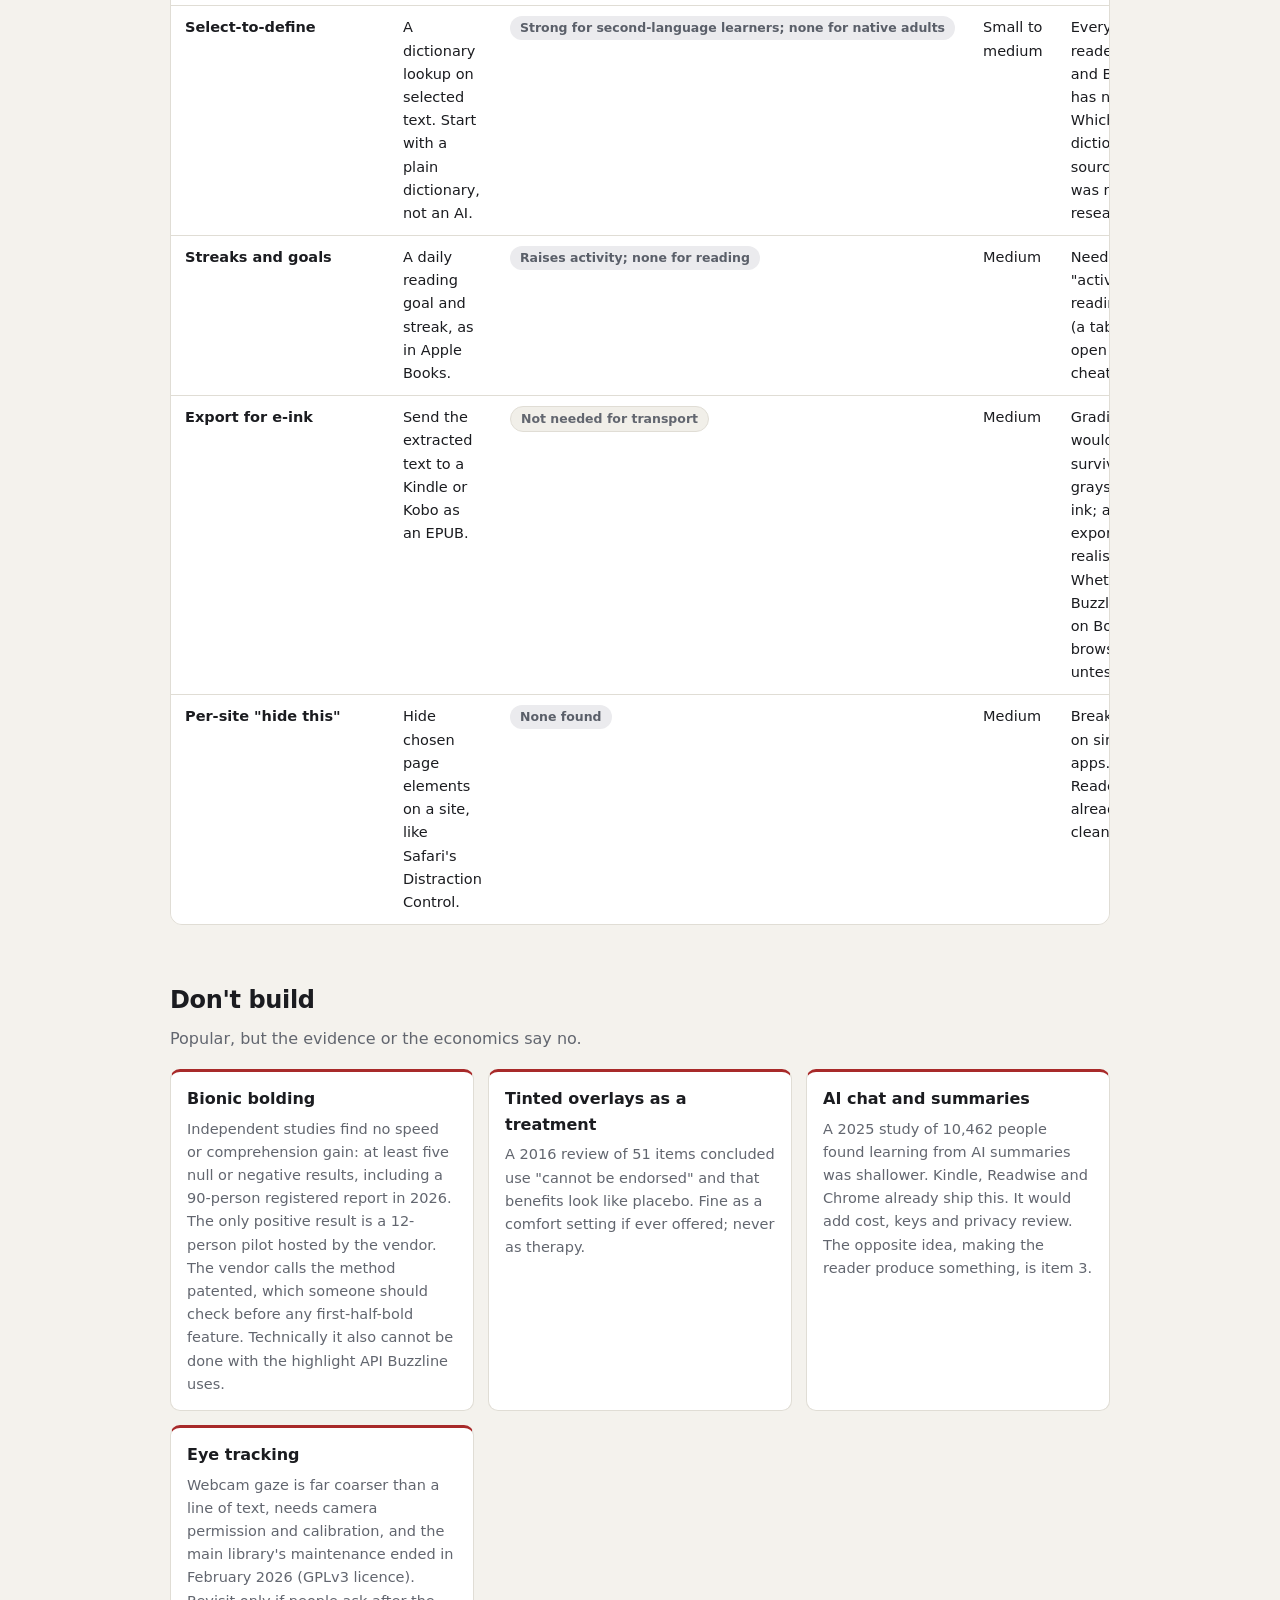
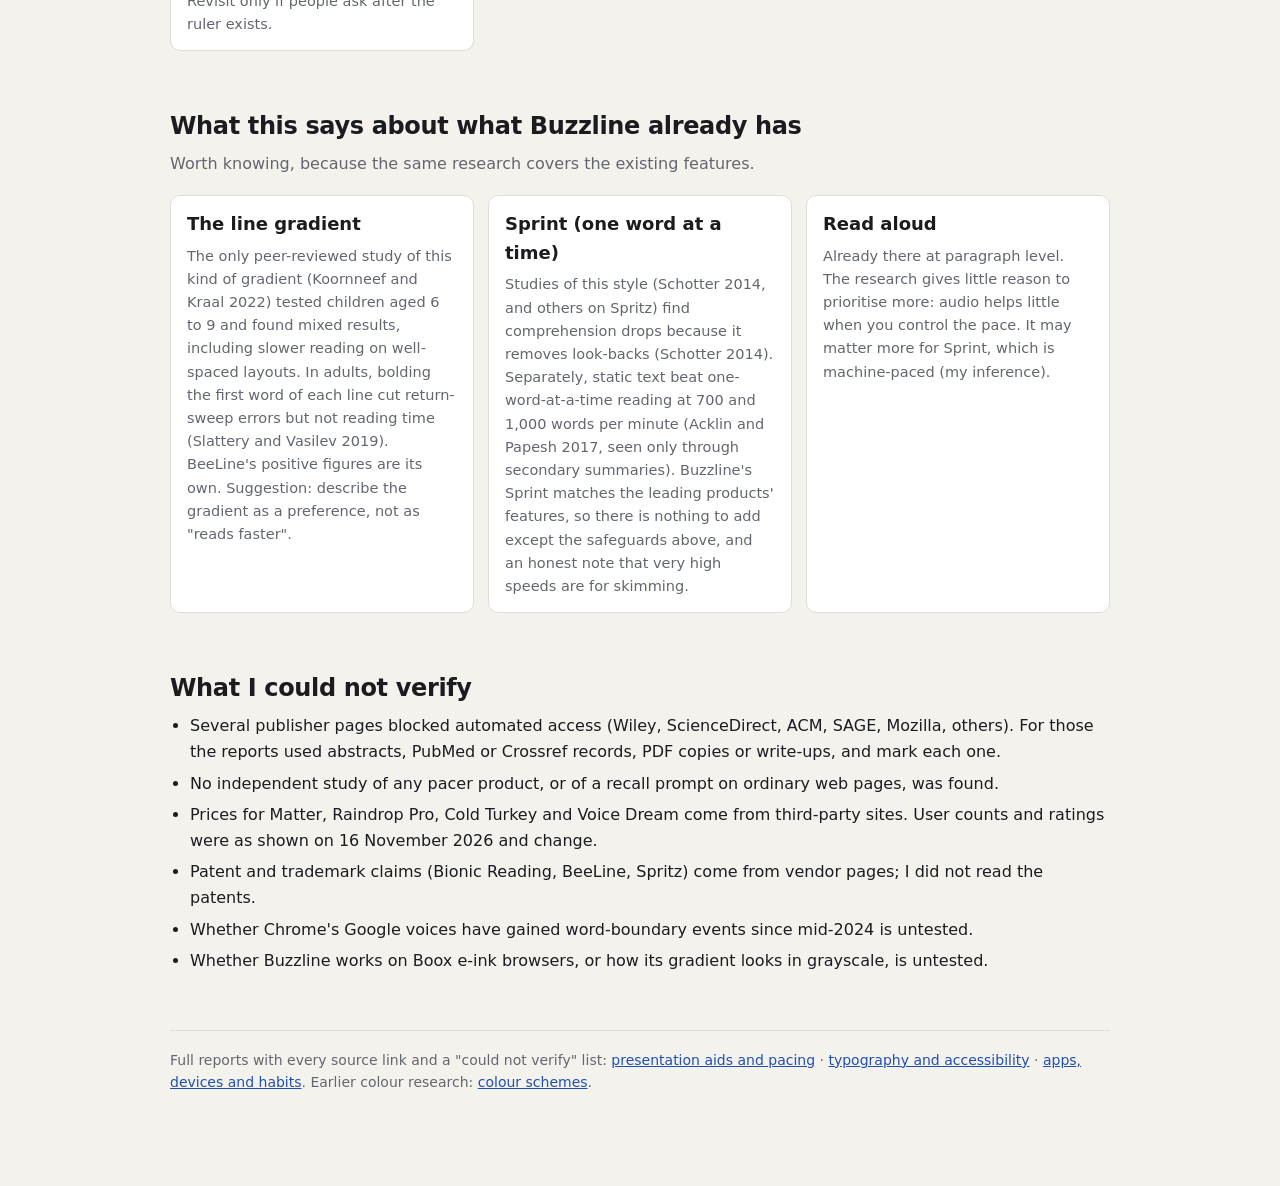
<file: docs/research/reading-tools-report.html>
<!doctype html>
<html lang="en">
<head>
<meta charset="utf-8">
<meta name="viewport" content="width=device-width, initial-scale=1">
<title>What else could Buzzline add? Reading tools, apps and hacks</title>
<style>
  :root {
    --bg: #f4f2ed; --panel: #ffffff; --ink: #1b1c20; --muted: #62666f; --line: #e0ddd5; --soft: #f1efe9;
    --accent: #f7c948; --accent-ink: #1a1a1a; --link: #1f4fb0;
    --good: #1c7a4a; --good-bg: #e3f3ea; --mid: #8a6100; --mid-bg: #fbf0d2; --weak: #5a5f69; --weak-bg: #ebebee; --bad: #a82a2a; --bad-bg: #f8e3e3;
  }
  @media (prefers-color-scheme: dark) {
    :root {
      --bg: #0d0e12; --panel: #171a20; --ink: #e9eaee; --muted: #9aa0ab; --line: #272b34; --soft: #1d2027;
      --link: #7fb7ff;
      --good: #6fd09a; --good-bg: #16301f; --mid: #f0c25a; --mid-bg: #33290e; --weak: #a9aeb9; --weak-bg: #24272e; --bad: #ff8d8d; --bad-bg: #3a1c1c;
    }
  }
  * { box-sizing: border-box; }
  body { margin: 0; background: var(--bg); color: var(--ink); font: 16px/1.6 ui-sans-serif, system-ui, -apple-system, "Segoe UI", sans-serif; -webkit-font-smoothing: antialiased; }
  a { color: var(--link); }
  main { max-width: 980px; margin: 0 auto; padding: 0 20px 80px; }
  header.top { background: var(--panel); border-bottom: 1px solid var(--line); }
  header.top > div { max-width: 980px; margin: 0 auto; padding: 34px 20px 28px; }
  .eyebrow { display: flex; align-items: center; gap: 8px; font-size: 13px; color: var(--muted); letter-spacing: .04em; text-transform: uppercase; }
  .eyebrow i { width: 10px; height: 10px; border-radius: 50%; background: var(--accent); display: inline-block; }
  h1 { font-size: clamp(26px, 4.4vw, 38px); line-height: 1.15; letter-spacing: -.02em; margin: 10px 0 12px; }
  .lede { font-size: 18px; color: var(--muted); max-width: 720px; margin: 0; }
  h2 { font-size: 24px; letter-spacing: -.015em; margin: 56px 0 6px; }
  h2 + p.sub { margin: 0 0 18px; color: var(--muted); }
  h3 { font-size: 18px; margin: 0 0 4px; }
  p { margin: 0 0 12px; }
  .takeaway { margin-top: 26px; display: grid; gap: 12px; }
  .takeaway p { margin: 0; padding: 12px 16px; background: var(--soft); border-left: 4px solid var(--accent); border-radius: 0 8px 8px 0; }

  .card { background: var(--panel); border: 1px solid var(--line); border-radius: 14px; padding: 22px 24px; margin: 0 0 18px; box-shadow: 0 1px 2px #0000000a; }
  .card .head { display: flex; gap: 14px; align-items: flex-start; }
  .rank { flex: none; width: 38px; height: 38px; border-radius: 50%; background: var(--accent); color: var(--accent-ink); font-weight: 750; display: grid; place-items: center; font-size: 18px; }
  .card h3 { font-size: 21px; letter-spacing: -.01em; }
  .tag { display: flex; flex-wrap: wrap; gap: 6px; margin-top: 8px; }
  .pill { display: inline-block; padding: 2px 10px; border-radius: 999px; font-size: 12.5px; font-weight: 600; white-space: nowrap; }
  .pill.good { background: var(--good-bg); color: var(--good); }
  .pill.mid { background: var(--mid-bg); color: var(--mid); }
  .pill.weak { background: var(--weak-bg); color: var(--weak); }
  .pill.bad { background: var(--bad-bg); color: var(--bad); }
  .pill.plain { background: var(--soft); color: var(--muted); border: 1px solid var(--line); }
  .cols { display: grid; grid-template-columns: 1fr 1fr; gap: 6px 28px; margin-top: 16px; }
  .cols h4 { margin: 12px 0 4px; font-size: 12.5px; text-transform: uppercase; letter-spacing: .06em; color: var(--muted); }
  .cols p, .cols ul { margin: 0 0 8px; font-size: 15px; }
  .cols ul { padding-left: 20px; }
  .cols li { margin-bottom: 4px; }
  .callout { margin-top: 14px; padding: 10px 14px; background: var(--soft); border-radius: 8px; font-size: 14.5px; color: var(--muted); }
  .callout b { color: var(--ink); }

  .scroll { overflow-x: auto; border: 1px solid var(--line); border-radius: 12px; background: var(--panel); }
  table { border-collapse: collapse; width: 100%; font-size: 14.5px; min-width: 720px; }
  th, td { text-align: left; padding: 10px 14px; border-bottom: 1px solid var(--line); vertical-align: top; }
  th { font-size: 12.5px; text-transform: uppercase; letter-spacing: .05em; color: var(--muted); background: var(--soft); position: sticky; top: 0; }
  tr:last-child td { border-bottom: 0; }
  td.n { font-weight: 650; white-space: nowrap; }

  figure { margin: 0; background: var(--panel); border: 1px solid var(--line); border-radius: 14px; padding: 14px 14px 8px; }
  figure svg { width: 100%; height: auto; display: block; }
  figcaption { color: var(--muted); font-size: 14px; padding: 6px 6px 8px; }
  svg text { font-family: inherit; }

  .nots { display: grid; grid-template-columns: repeat(auto-fit, minmax(270px, 1fr)); gap: 14px; }
  .not { background: var(--panel); border: 1px solid var(--line); border-top: 3px solid var(--bad); border-radius: 10px; padding: 14px 16px; }
  .not h3 { font-size: 16px; }
  .not p { font-size: 14.5px; margin: 6px 0 0; color: var(--muted); }
  .own { display: grid; grid-template-columns: repeat(auto-fit, minmax(300px, 1fr)); gap: 14px; }
  .own > div { background: var(--panel); border: 1px solid var(--line); border-radius: 10px; padding: 14px 16px; }
  .own p { font-size: 14.5px; margin: 6px 0 0; color: var(--muted); }
  ul.plain { padding-left: 20px; margin: 0; }
  ul.plain li { margin-bottom: 6px; }
  footer { margin-top: 56px; padding-top: 18px; border-top: 1px solid var(--line); color: var(--muted); font-size: 14px; }
  @media (max-width: 700px) { .cols { grid-template-columns: 1fr; } .card { padding: 18px 16px; } h2 { font-size: 21px; } }
</style>
</head>
<body>
<header class="top"><div>
  <div class="eyebrow"><i></i> Buzzline research · 16 November 2026</div>
  <h1>What else could Buzzline add?</h1>
  <p class="lede">I surveyed reading apps, devices, browser extensions and research studies for ideas worth borrowing. Three stand out, and a few popular ones are best left alone.</p>
</div></header>

<main>

<div class="takeaway">
  <p><b>The top three:</b> a line-focus ruler, a text-and-spacing panel for the Reader, and an end-of-read recall prompt. Each has real research behind it, needs no server or AI model, and fits Buzzline's existing pieces.</p>
  <p><b>The honest headline:</b> almost every "read faster" trick has weak or negative independent evidence. The better-supported ideas are the plain ones: help the eye keep its place, let people tune the text, and make them recall what they read.</p>
  <p><b>Skip:</b> bionic bolding, tinted overlays as a treatment, AI chat about the text, and eye tracking. Details and reasons are in the "Don't build" section.</p>
</div>

<h2>The top three</h2>
<p class="sub">Ranked by evidence first, then effort, then how well each fits what Buzzline already is.</p>

<section class="card">
  <div class="head"><div class="rank">1</div><div>
    <h3>Line-focus ruler</h3>
    <p style="margin:0;color:var(--muted)">A band that marks the current line and dims the rest. Move it with the mouse or arrow keys.</p>
    <div class="tag"><span class="pill mid">Evidence: moderate</span><span class="pill good">Effort: small</span><span class="pill plain">Web pages and both PDF views</span><span class="pill plain">Picked by 2 of 3 research passes</span></div>
  </div></div>
  <div class="cols">
    <div>
      <h4>Why</h4>
      <p>The best-supported idea in the presentation-aids area. In a controlled study of digital rulers (Niklaus et al., CHI 2023), 177 adults were analysed, 91 of them with dyslexia. For readers with dyslexia the grey-bar ruler beat no ruler on speed (effect size 0.23), with no loss of comprehension. Readers without dyslexia were fastest with no ruler, but preferred reading with one.</p>
      <p>Microsoft's Immersive Reader and Helperbird already ship it free, so people expect it as a built-in feature.</p>
    </div>
    <div>
      <h4>How it would work in Buzzline</h4>
      <ul>
        <li>A fixed overlay moved by pointer or keys, with a few styles (grey bar, shade, lightbox, underline), since the study found no single style wins.</li>
        <li>Snapping to real lines can reuse the line-box code already in <code>content.js</code> (<code>textFragments()</code>), about two more days.</li>
        <li>In the PDF reader's Original view it is easier than on the web: <code>pdf.js</code> already knows every line's position.</li>
      </ul>
    </div>
  </div>
  <div class="callout"><b>Caveats:</b> the speed gain was shown for readers with dyslexia only. The study was online and crowdsourced, with three-question comprehension checks. Whether a ruler and the gradient should be on together is untested; my guess is the gradient should show only inside the band.</div>
</section>

<section class="card">
  <div class="head"><div class="rank">2</div><div>
    <h3>Text-and-spacing panel for the Reader</h3>
    <p style="margin:0;color:var(--muted)">Font choice, size, letter, word and line spacing, and column width, set by the reader.</p>
    <div class="tag"><span class="pill mid">Evidence: moderate, mixed</span><span class="pill good">Effort: small to medium</span><span class="pill plain">Reader overlay and PDF Reader view</span></div>
  </div></div>
  <div class="cols">
    <div>
      <h4>Why</h4>
      <p>It is the one area backed by several peer-reviewed experiments, and the Reader overlay plainly lacks it: I checked, and it is fixed at 16px with 1.7 line height and no controls. (The PDF reader got size buttons earlier, but not spacing or width.)</p>
      <p>The evidence supports user control over a fixed preset: a study of personalisation (Sheppard and Joo) found the best setting differs from reader to reader.</p>
    </div>
    <div>
      <h4>What the research says</h4>
      <ul>
        <li><b>Spacing:</b> extra-large spacing helped children with dyslexia in one study, replications only partly agree. Wider letter spacing without wider word spacing slowed reading in another.</li>
        <li><b>Line length:</b> shorter lines helped some readers and not others.</li>
        <li><b>Dyslexia fonts:</b> no benefit. A 2026 meta-analysis of 15 studies (688 people) found an effect of −0.04.</li>
      </ul>
    </div>
  </div>
  <div class="callout"><b>Design rules from the evidence:</b> keep word spacing at least as large as letter spacing; offer fonts as a choice and never claim one helps; leave the defaults alone.</div>
</section>

<section class="card">
  <div class="head"><div class="rank">3</div><div>
    <h3>End-of-read recall prompt</h3>
    <p style="margin:0;color:var(--muted)">After Sprint finishes or the Reader closes: "What were the main points?" A free-recall box, then the text revealed.</p>
    <div class="tag"><span class="pill good">Mechanism: strong evidence</span><span class="pill mid">Effort: medium</span><span class="pill plain">No account, server or AI</span><span class="pill plain">Page text and PDF Reader view</span></div>
  </div></div>
  <div class="cols">
    <div>
      <h4>Why</h4>
      <p>Testing yourself beats rereading: across many lab studies the effect is 0.50 (Rowland 2014). For prose, rereading won after five minutes, but after two days and a week the tested group recalled substantially more (Roediger and Karpicke 2006), while the rereaders felt more confident.</p>
      <p>It also targets a known screen weakness: people reading on screens judge their own understanding less accurately than people reading on paper (Clinton 2019).</p>
    </div>
    <div>
      <h4>How it would work in Buzzline</h4>
      <ul>
        <li>Opt-in, one prompt long. Then reveal the passage, or a version with one key word per sentence hidden (no AI needed).</li>
        <li>Reuses the text Buzzline already extracts for Sprint and the Reader.</li>
        <li>Leave scheduling and spaced review for later.</li>
      </ul>
    </div>
  </div>
  <div class="callout"><b>Caveats:</b> this is the least proven as a product. In one course experiment about 80% of people offered review questions never touched them, and grades did not differ. No study tests a prompt like this on arbitrary web pages. Measure how many people finish it before building more.</div>
</section>

<h2>All the options, by evidence and effort</h2>
<p class="sub">Where each idea sits. Evidence is how strongly independent studies show it helps reading or retention, not how much people like it.</p>

<figure>
<svg viewBox="0 0 760 470" role="img" aria-label="Chart of ideas by effort (small to large) and evidence strength (negative to strong)">
  <g font-size="13" fill="currentColor" style="color:var(--muted)">
    <text x="12" y="82">Strong</text>
    <text x="12" y="172">Moderate</text>
    <text x="12" y="262">Weak / none</text>
    <text x="12" y="352">Negative</text>
  </g>
  <g stroke="var(--line)" stroke-width="1">
    <line x1="92" y1="30" x2="92" y2="395"/><line x1="257" y1="30" x2="257" y2="395"/><line x1="422" y1="30" x2="422" y2="395"/><line x1="587" y1="30" x2="587" y2="395"/><line x1="752" y1="30" x2="752" y2="395"/>
    <line x1="92" y1="30" x2="752" y2="30"/><line x1="92" y1="120" x2="752" y2="120"/><line x1="92" y1="210" x2="752" y2="210"/><line x1="92" y1="300" x2="752" y2="300"/><line x1="92" y1="395" x2="752" y2="395"/>
  </g>
  <g font-size="13" font-weight="600" fill="currentColor" style="color:var(--muted)" text-anchor="middle">
    <text x="174" y="418">Small (a day or two)</text><text x="339" y="418">Small to medium</text><text x="504" y="418">Medium (about a week)</text><text x="669" y="418">Large</text>
  </g>
  <text x="422" y="448" font-size="13" text-anchor="middle" fill="currentColor" style="color:var(--muted)">Effort for Buzzline →</text>

  <!-- strong -->
  <circle cx="437" cy="75" r="8" fill="#f7c948" stroke="#1a1a1a" stroke-width="2"/><text x="450" y="79" font-size="13" font-weight="700" fill="currentColor">3 · Recall prompt</text>
  <!-- moderate -->
  <circle cx="107" cy="150" r="8" fill="#f7c948" stroke="#1a1a1a" stroke-width="2"/><text x="120" y="154" font-size="13" font-weight="700" fill="currentColor">1 · Line ruler</text>
  <circle cx="107" cy="182" r="6" fill="var(--link)"/><text x="120" y="186" font-size="13" fill="currentColor">Sprint safeguards</text>
  <circle cx="272" cy="165" r="8" fill="#f7c948" stroke="#1a1a1a" stroke-width="2"/><text x="285" y="169" font-size="13" font-weight="700" fill="currentColor">2 · Spacing panel</text>
  <circle cx="437" cy="165" r="6" fill="var(--link)"/><text x="450" y="169" font-size="13" fill="currentColor">Pacer highlight</text>
  <!-- weak or none -->
  <circle cx="107" cy="255" r="6" fill="var(--link)"/><text x="120" y="259" font-size="13" fill="currentColor">Time left, progress</text>
  <circle cx="272" cy="240" r="6" fill="var(--link)"/><text x="285" y="244" font-size="13" fill="currentColor">Select-to-define</text>
  <circle cx="272" cy="272" r="6" fill="var(--link)"/><text x="285" y="276" font-size="13" fill="currentColor">Word read-aloud</text>
  <circle cx="437" cy="255" r="6" fill="var(--link)"/><text x="450" y="259" font-size="13" fill="currentColor">Streaks and goals</text>
  <circle cx="602" cy="255" r="6" fill="var(--link)"/><text x="615" y="259" font-size="13" fill="currentColor">Eye tracking</text>
  <!-- negative -->
  <circle cx="107" cy="345" r="6" fill="var(--bad)"/><text x="120" y="349" font-size="13" fill="currentColor">Tinted overlays</text>
  <circle cx="437" cy="345" r="6" fill="var(--bad)"/><text x="450" y="349" font-size="13" fill="currentColor">Bionic bolding</text>
  <circle cx="602" cy="345" r="6" fill="var(--bad)"/><text x="615" y="349" font-size="13" fill="currentColor">AI chat on text</text>
</svg>
<figcaption>Yellow dots are the top three; blue are worth considering; red are best left out. Placement is my reading of the three reports, not a measurement: the recall prompt sits at "strong" because the testing effect is strong, even though no study tests this exact feature.</figcaption>
</figure>

<h2>The runners-up</h2>
<p class="sub">Worth building after the top three, in rough order.</p>
<div class="scroll"><table>
<thead><tr><th>Idea</th><th>What it is</th><th>Evidence</th><th>Effort</th><th>Notes</th></tr></thead>
<tbody>
<tr><td class="n">Moving-highlight pacer</td><td>A highlight moves through the visible page at a set words-per-minute, optionally scrolling with it. Text stays on screen, unlike Sprint. Rivals: SwiftRead "Flow", RSVP Reader "Cruise", Page Pacer.</td><td><span class="pill mid">Moderate, indirect</span></td><td>Medium</td><td>Imposed pace helped in a 110-person training study (Breznitz 2013) and comprehension held at slower speeds and fell at about 405 wpm in a 2026 study of 46. No study of a pacer product itself. Default near the reader's own speed; do not sell unlimited speed.</td></tr>
<tr><td class="n">Sprint safeguards</td><td>A "back one sentence" key, a faded context peek while paused, a longer pause at sentence ends.</td><td><span class="pill mid">Mechanism strong, design untested</span></td><td>Small</td><td>RSVP removes the eye's look-backs, and comprehension falls (Schotter 2014). These keys give some of that back. My inference, not a tested design.</td></tr>
<tr><td class="n">Word-level read-aloud</td><td>Highlight each word as it is spoken, with a voice and speed picker, also in the PDF reader.</td><td><span class="pill weak">Weak</span></td><td>Small to medium</td><td>Reading while listening helps little overall and not at all when you set the pace (effect 0.06). Chrome's desktop Google voices do not report word boundaries, so build sentence-level first.</td></tr>
<tr><td class="n">Time left and progress</td><td>"About N min left" and a thin progress bar, using the reader's own Sprint speed.</td><td><span class="pill weak">None found</span></td><td>Small</td><td>Cheap and liked, not proven. Adults average about 238 words per minute on non-fiction, a fair default.</td></tr>
<tr><td class="n">Select-to-define</td><td>A dictionary lookup on selected text. Start with a plain dictionary, not an AI.</td><td><span class="pill weak">Strong for second-language learners; none for native adults</span></td><td>Small to medium</td><td>Every major reader has it and Buzzline has none. Which free dictionary source to use was not researched.</td></tr>
<tr><td class="n">Streaks and goals</td><td>A daily reading goal and streak, as in Apple Books.</td><td><span class="pill weak">Raises activity; none for reading</span></td><td>Medium</td><td>Needs honest "actively reading" time (a tab left open would cheat it).</td></tr>
<tr><td class="n">Export for e-ink</td><td>Send the extracted text to a Kindle or Kobo as an EPUB.</td><td><span class="pill plain">Not needed for transport</span></td><td>Medium</td><td>Gradients would not survive grayscale e-ink; a plain export is realistic. Whether Buzzline runs on Boox browsers is untested.</td></tr>
<tr><td class="n">Per-site "hide this"</td><td>Hide chosen page elements on a site, like Safari's Distraction Control.</td><td><span class="pill weak">None found</span></td><td>Medium</td><td>Breaks easily on single-page apps. The Reader overlay already gives a clean view.</td></tr>
</tbody></table></div>

<h2>Don't build</h2>
<p class="sub">Popular, but the evidence or the economics say no.</p>
<div class="nots">
  <div class="not"><h3>Bionic bolding</h3><p>Independent studies find no speed or comprehension gain: at least five null or negative results, including a 90-person registered report in 2026. The only positive result is a 12-person pilot hosted by the vendor. The vendor calls the method patented, which someone should check before any first-half-bold feature. Technically it also cannot be done with the highlight API Buzzline uses.</p></div>
  <div class="not"><h3>Tinted overlays as a treatment</h3><p>A 2016 review of 51 items concluded use "cannot be endorsed" and that benefits look like placebo. Fine as a comfort setting if ever offered; never as therapy.</p></div>
  <div class="not"><h3>AI chat and summaries</h3><p>A 2025 study of 10,462 people found learning from AI summaries was shallower. Kindle, Readwise and Chrome already ship this. It would add cost, keys and privacy review. The opposite idea, making the reader produce something, is item 3.</p></div>
  <div class="not"><h3>Eye tracking</h3><p>Webcam gaze is far coarser than a line of text, needs camera permission and calibration, and the main library's maintenance ended in February 2026 (GPLv3 licence). Revisit only if people ask after the ruler exists.</p></div>
</div>

<h2>What this says about what Buzzline already has</h2>
<p class="sub">Worth knowing, because the same research covers the existing features.</p>
<div class="own">
  <div><h3>The line gradient</h3><p>The only peer-reviewed study of this kind of gradient (Koornneef and Kraal 2022) tested children aged 6 to 9 and found mixed results, including slower reading on well-spaced layouts. In adults, bolding the first word of each line cut return-sweep errors but not reading time (Slattery and Vasilev 2019). BeeLine's positive figures are its own. Suggestion: describe the gradient as a preference, not as "reads faster".</p></div>
  <div><h3>Sprint (one word at a time)</h3><p>Studies of this style (Schotter 2014, and others on Spritz) find comprehension drops because it removes look-backs (Schotter 2014). Separately, static text beat one-word-at-a-time reading at 700 and 1,000 words per minute (Acklin and Papesh 2017, seen only through secondary summaries). Buzzline's Sprint matches the leading products' features, so there is nothing to add except the safeguards above, and an honest note that very high speeds are for skimming.</p></div>
  <div><h3>Read aloud</h3><p>Already there at paragraph level. The research gives little reason to prioritise more: audio helps little when you control the pace. It may matter more for Sprint, which is machine-paced (my inference).</p></div>
</div>

<h2>What I could not verify</h2>
<ul class="plain">
  <li>Several publisher pages blocked automated access (Wiley, ScienceDirect, ACM, SAGE, Mozilla, others). For those the reports used abstracts, PubMed or Crossref records, PDF copies or write-ups, and mark each one.</li>
  <li>No independent study of any pacer product, or of a recall prompt on ordinary web pages, was found.</li>
  <li>Prices for Matter, Raindrop Pro, Cold Turkey and Voice Dream come from third-party sites. User counts and ratings were as shown on 16 November 2026 and change.</li>
  <li>Patent and trademark claims (Bionic Reading, BeeLine, Spritz) come from vendor pages; I did not read the patents.</li>
  <li>Whether Chrome's Google voices have gained word-boundary events since mid-2024 is untested.</li>
  <li>Whether Buzzline works on Boox e-ink browsers, or how its gradient looks in grayscale, is untested.</li>
</ul>

<footer>
  <p>Full reports with every source link and a "could not verify" list:
  <a href="reading-tools-focus.md">presentation aids and pacing</a> ·
  <a href="reading-tools-access.md">typography and accessibility</a> ·
  <a href="reading-tools-apps.md">apps, devices and habits</a>.
  Earlier colour research: <a href="colour-schemes.md">colour schemes</a>.</p>
</footer>
</main>
</body>
</html>
</file>
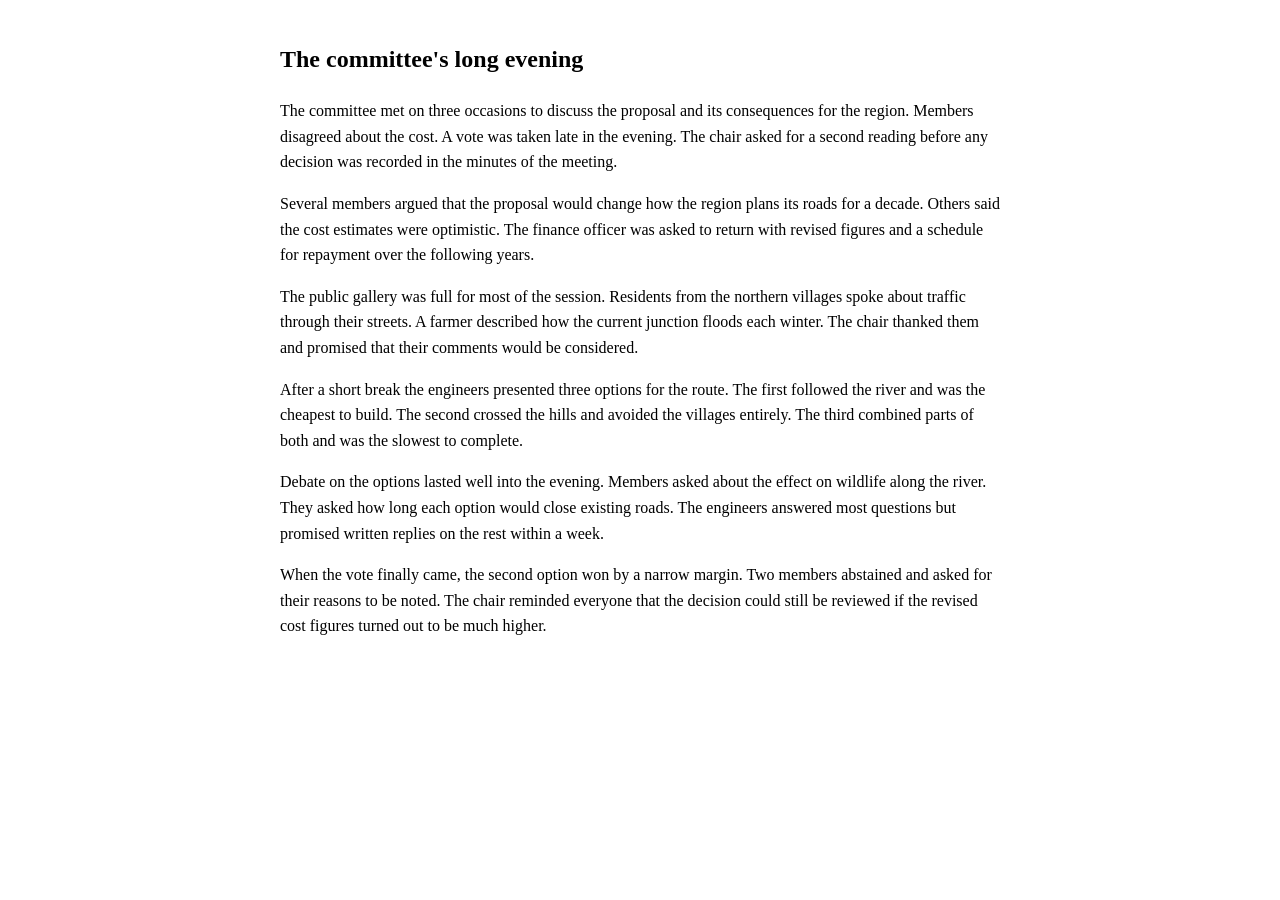
<file: tests/e2e/fixtures/article.html>
<!doctype html><html><head><meta charset="utf-8"><title>Article</title><style>body{font:16px/1.6 Georgia,serif;max-width:720px;margin:40px auto;padding:0 20px}</style></head><body>
<main><article>
<h1 id="title" data-expect="plain">The committee's long evening</h1>
<p id="p1" data-expect="coloured">The committee met on three occasions to discuss the proposal and its consequences for the region. Members disagreed about the cost. A vote was taken late in the evening. The chair asked for a second reading before any decision was recorded in the minutes of the meeting.</p>
<p id="p2" data-expect="coloured">Several members argued that the proposal would change how the region plans its roads for a decade. Others said the cost estimates were optimistic. The finance officer was asked to return with revised figures and a schedule for repayment over the following years.</p>
<p id="p3" data-expect="coloured">The public gallery was full for most of the session. Residents from the northern villages spoke about traffic through their streets. A farmer described how the current junction floods each winter. The chair thanked them and promised that their comments would be considered.</p>
<p id="p4" data-expect="coloured">After a short break the engineers presented three options for the route. The first followed the river and was the cheapest to build. The second crossed the hills and avoided the villages entirely. The third combined parts of both and was the slowest to complete.</p>
<p id="p5" data-expect="coloured">Debate on the options lasted well into the evening. Members asked about the effect on wildlife along the river. They asked how long each option would close existing roads. The engineers answered most questions but promised written replies on the rest within a week.</p>
<p id="p6" data-expect="coloured">When the vote finally came, the second option won by a narrow margin. Two members abstained and asked for their reasons to be noted. The chair reminded everyone that the decision could still be reviewed if the revised cost figures turned out to be much higher.</p>
</article></main>
</body></html>
</file>
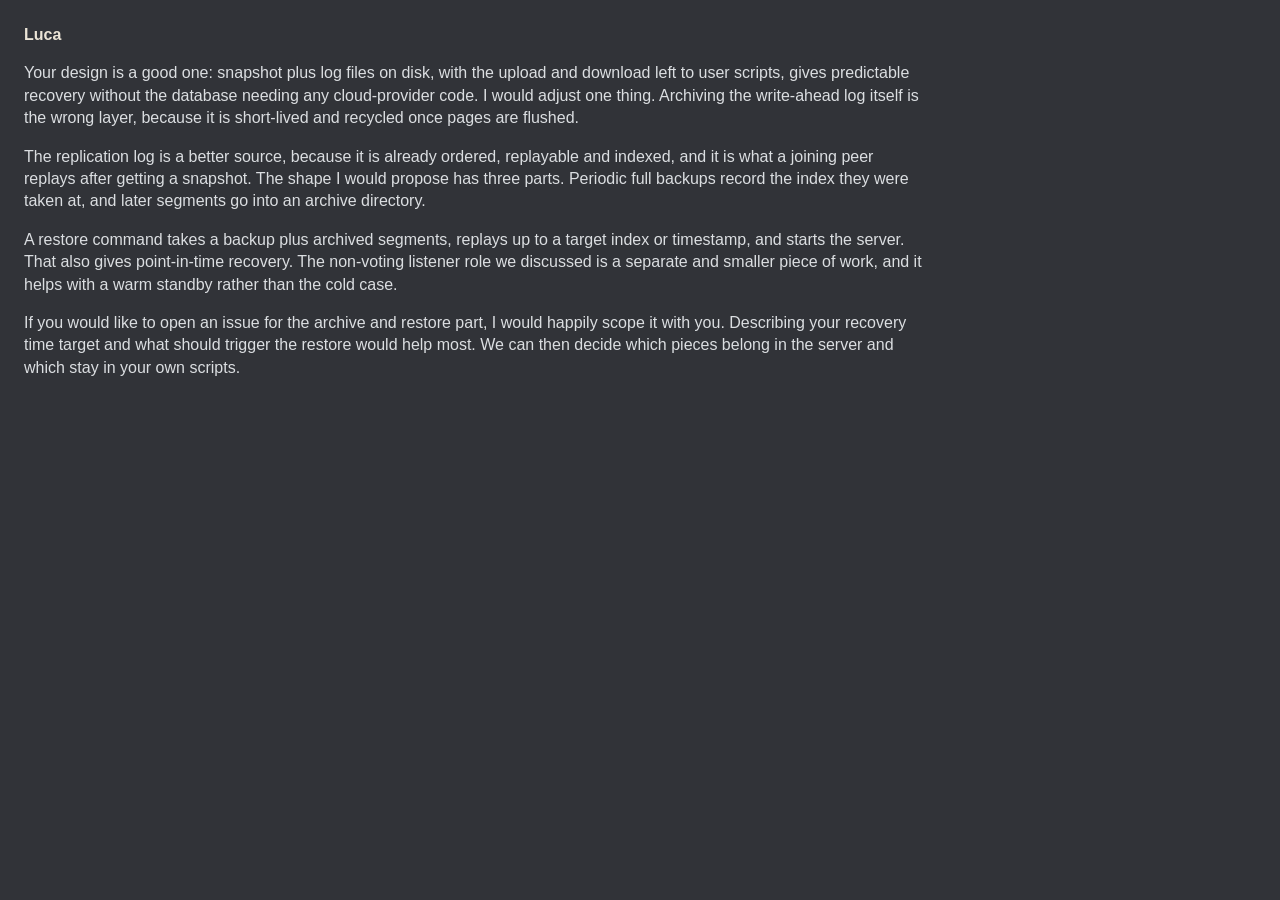
<file: tests/e2e/fixtures/dark-color-mix.html>
<!doctype html><html><head><meta charset="utf-8"><title>Dark chat (modern colour syntax)</title><style>
/* Discord-style theme: surfaces and text are color-mix()/oklch(), so their
   computed values are oklab()/oklch() strings, not rgb(). */
:root { --bg: #313338; --text: #dbdee1; }
body { margin: 0; font: 16px/1.4 "gg sans", "Helvetica Neue", sans-serif; background: color-mix(in oklab, var(--bg) 100%, black 0%); color: color-mix(in oklab, var(--text) 100%, black 0%); }
.chat { max-width: 900px; padding: 16px 24px; }
.msg { padding: 8px 0; }
.author { font-weight: 600; color: oklch(0.92 0.02 85); }
</style></head><body>
<main class="chat">
<div class="msg"><span class="author">Luca</span>
<p id="m1" data-expect="coloured">Your design is a good one: snapshot plus log files on disk, with the upload and download left to user scripts, gives predictable recovery without the database needing any cloud-provider code. I would adjust one thing. Archiving the write-ahead log itself is the wrong layer, because it is short-lived and recycled once pages are flushed.</p>
<p id="m2" data-expect="coloured">The replication log is a better source, because it is already ordered, replayable and indexed, and it is what a joining peer replays after getting a snapshot. The shape I would propose has three parts. Periodic full backups record the index they were taken at, and later segments go into an archive directory.</p>
<p id="m3" data-expect="coloured">A restore command takes a backup plus archived segments, replays up to a target index or timestamp, and starts the server. That also gives point-in-time recovery. The non-voting listener role we discussed is a separate and smaller piece of work, and it helps with a warm standby rather than the cold case.</p>
<p id="m4" data-expect="coloured">If you would like to open an issue for the archive and restore part, I would happily scope it with you. Describing your recovery time target and what should trigger the restore would help most. We can then decide which pieces belong in the server and which stay in your own scripts.</p>
</div>
</main>
</body></html>
</file>
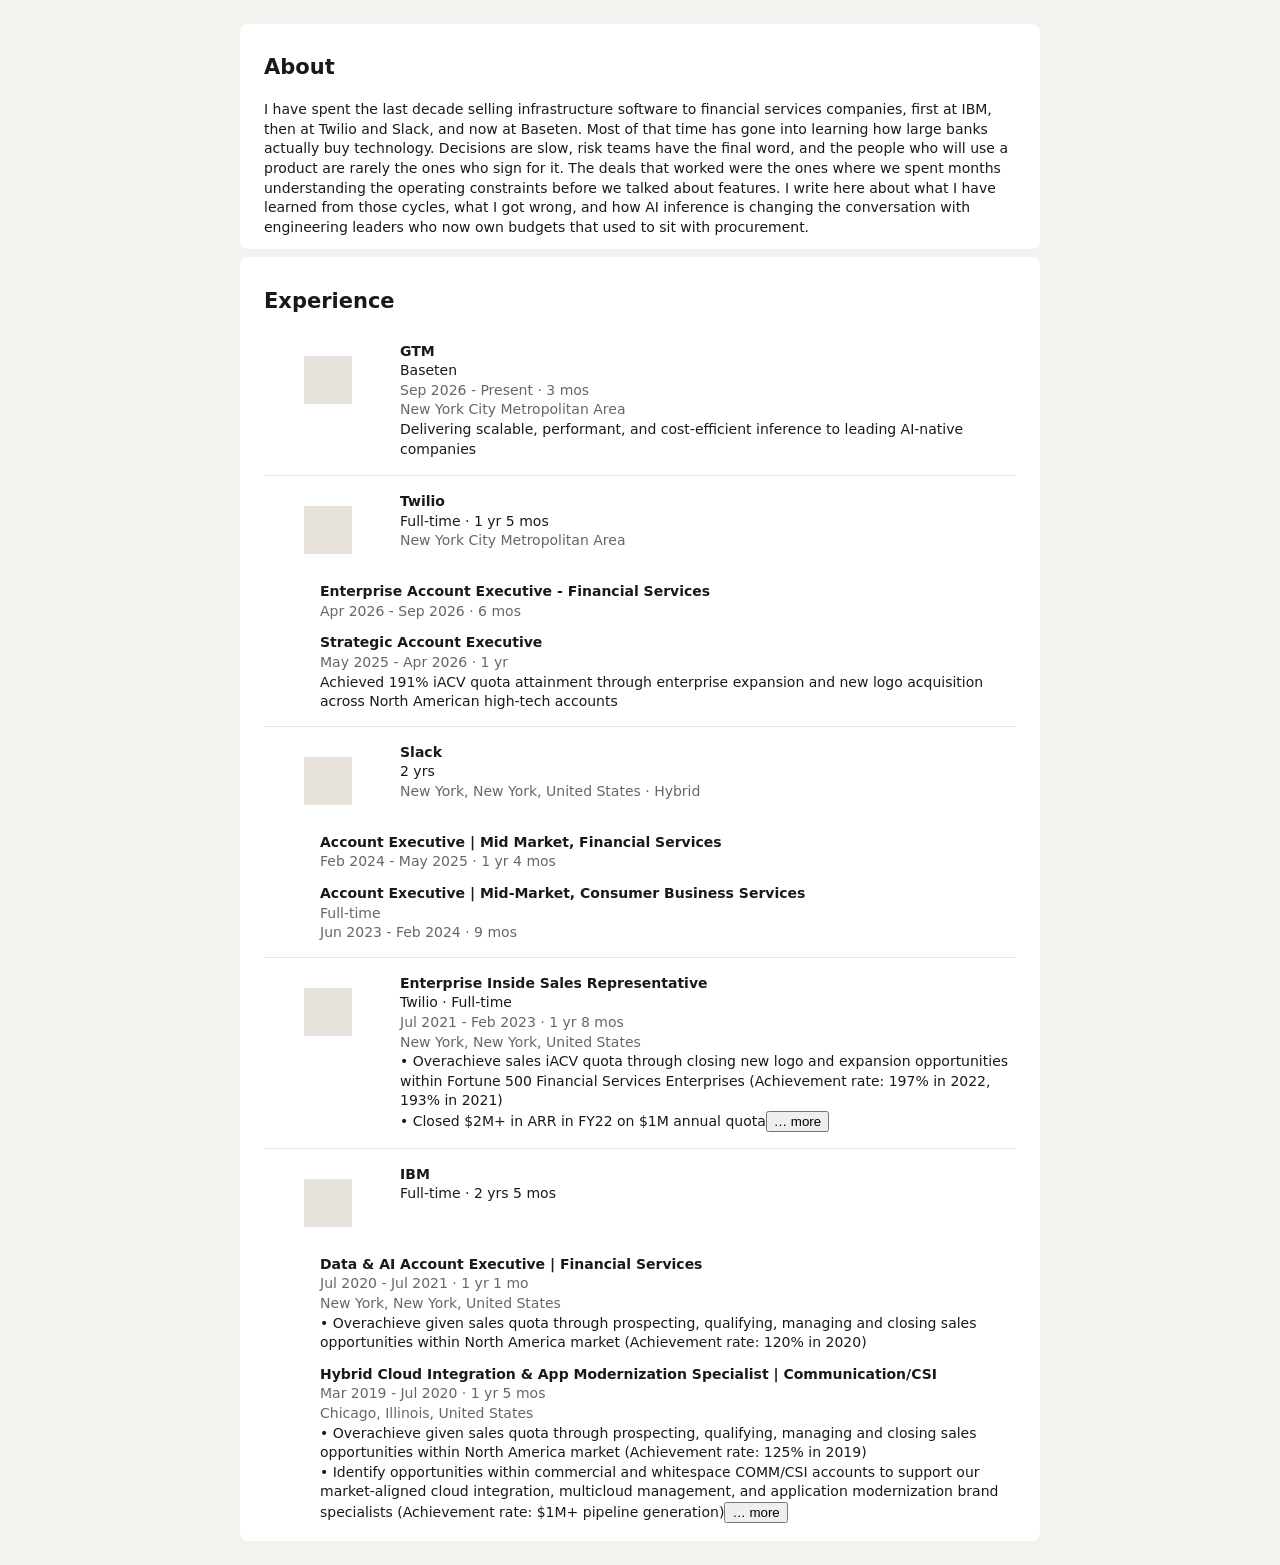
<file: tests/e2e/fixtures/linkedin-experience.html>
<!doctype html><html><head><meta charset="utf-8"><title>LinkedIn profile: Experience</title><style>
/* Reduced from a real LinkedIn (SDUI) profile, Nov 2026: same element
   structure, hashed classes dropped, layout approximated (flex rows, logo
   column). An About paragraph supplies real prose, so colouring is active
   on the page. Titles, companies, dates and places must stay plain; the
   one-to-two-line job descriptions between them stay plain too (decided
   2026-11-13: too short to be worth colouring). */
body { margin: 0; background: #f4f2ee; font: 14px/1.4 -apple-system, system-ui, sans-serif; color: rgba(0,0,0,.9); }
main { max-width: 800px; margin: 24px auto; }
section { margin-bottom: 8px; background: #fff; border-radius: 8px; padding: 12px 24px; }
a { color: inherit; text-decoration: none; }
.row { display: flex; gap: 8px; padding: 8px 0; }
.logo { width: 48px; height: 48px; flex: none; background: #e7e2dc; }
.col { display: flex; flex-direction: column; }
p { margin: 0; }
.t { font-weight: 600; }
.sub { color: rgba(0,0,0,.6); }
ul { list-style: none; margin: 0; padding: 0 0 0 56px; }
li { display: flex; flex-direction: column; padding: 6px 0; }
hr { border: 0; border-top: 1px solid #e8e8e8; margin: 8px 0; }
</style></head><body>
<main><section id="about"><h2>About</h2>
<p id="about-text" data-expect="coloured">I have spent the last decade selling infrastructure software to financial services companies, first at IBM, then at Twilio and Slack, and now at Baseten. Most of that time has gone into learning how large banks actually buy technology. Decisions are slow, risk teams have the final word, and the people who will use a product are rarely the ones who sign for it. The deals that worked were the ones where we spent months understanding the operating constraints before we talked about features. I write here about what I have learned from those cycles, what I got wrong, and how AI inference is changing the conversation with engineering leaders who now own budgets that used to sit with procurement.</p>
</section>
<div id="profileCardsExperienceOnly"><section>
<h2>Experience</h2>
<div data-component-type="LazyColumn">

<div componentkey="entity-collection-item-1"><div class="row">
  <a href="https://www.linkedin.com/company/73802019/"><figure class="logo"></figure></a>
  <div class="col"><a href="https://www.linkedin.com/company/73802019/" data-expect="plain"><div class="col"><div><div class="col">
    <p class="t">GTM</p><p>Baseten</p></div></div>
    <p class="sub">Sep 2026 - Present · 3 mos</p></div></a>
    <p class="sub" data-expect="plain">New York City Metropolitan Area</p>
    <p><span data-testid="expandable-text-box" data-expect="plain">Delivering scalable, performant, and cost-efficient inference to leading AI-native companies</span></p>
  </div>
</div></div>

<div componentkey="entity-collection-item-2"><hr role="presentation"><div class="row">
  <a href="https://www.linkedin.com/company/400528/"><figure class="logo"></figure></a>
  <div class="col"><a href="https://www.linkedin.com/company/400528/" data-expect="plain"><div class="col"><div><div class="col">
    <p class="t">Twilio</p><p>Full-time · 1 yr 5 mos</p></div></div>
    <p class="sub">New York City Metropolitan Area</p></div></a></div>
</div>
<ul>
  <li><a href="https://www.linkedin.com/company/400528/" data-expect="plain"><div class="col"><p class="t">Enterprise Account Executive - Financial Services</p><p class="sub">Apr 2026 - Sep 2026 · 6 mos</p></div></a></li>
  <li><a href="https://www.linkedin.com/company/400528/" data-expect="plain"><div class="col"><p class="t">Strategic Account Executive</p><p class="sub">May 2025 - Apr 2026 · 1 yr</p></div></a>
    <div><p><span data-testid="expandable-text-box" data-expect="plain">Achieved 191% iACV quota attainment through enterprise expansion and new logo acquisition across North American high-tech accounts</span></p></div></li>
</ul></div>

<div componentkey="entity-collection-item-3"><hr role="presentation"><div class="row">
  <a href="https://www.linkedin.com/company/1612748/"><figure class="logo"></figure></a>
  <div class="col"><a href="https://www.linkedin.com/company/1612748/" data-expect="plain"><div class="col"><div><div class="col">
    <p class="t">Slack</p><p>2 yrs</p></div></div>
    <p class="sub">New York, New York, United States · Hybrid</p></div></a></div>
</div>
<ul>
  <li><a href="https://www.linkedin.com/company/1612748/" data-expect="plain"><div class="col"><p class="t">Account Executive | Mid Market, Financial Services</p><p class="sub">Feb 2024 - May 2025 · 1 yr 4 mos</p></div></a></li>
  <li><a href="https://www.linkedin.com/company/1612748/" data-expect="plain"><div class="col"><p class="t">Account Executive | Mid-Market, Consumer Business Services</p><p class="sub">Full-time</p><p class="sub">Jun 2023 - Feb 2024 · 9 mos</p></div></a></li>
</ul></div>

<div componentkey="entity-collection-item-4"><hr role="presentation"><div class="row">
  <a href="https://www.linkedin.com/company/400528/"><figure class="logo"></figure></a>
  <div class="col"><a href="https://www.linkedin.com/company/400528/" data-expect="plain"><div class="col"><div><div class="col">
    <p class="t">Enterprise Inside Sales Representative</p><p>Twilio · Full-time</p></div></div>
    <p class="sub">Jul 2021 - Feb 2023 · 1 yr 8 mos</p><p class="sub">New York, New York, United States</p></div></a>
    <div><p><span data-testid="expandable-text-box" data-expect="plain">• Overachieve sales iACV quota through closing new logo and expansion opportunities within Fortune 500 Financial Services Enterprises (Achievement rate: 197% in 2022, 193% in 2021)<br>• Closed $2M+ in ARR in FY22 on $1M annual quota<button type="button" aria-hidden="true">… more</button></span></p></div>
  </div>
</div></div>

<div componentkey="entity-collection-item-5"><hr role="presentation"><div class="row">
  <a href="https://www.linkedin.com/company/1009/"><figure class="logo"></figure></a>
  <div class="col"><a href="https://www.linkedin.com/company/1009/" data-expect="plain"><div class="col"><div><div class="col">
    <p class="t">IBM</p><p>Full-time · 2 yrs 5 mos</p></div></div></div></a></div>
</div>
<ul>
  <li><a href="https://www.linkedin.com/company/1009/" data-expect="plain"><div class="col"><p class="t">Data &amp; AI Account Executive | Financial Services</p><p class="sub">Jul 2020 - Jul 2021 · 1 yr 1 mo</p><p class="sub">New York, New York, United States</p></div></a>
    <div><p><span data-testid="expandable-text-box" data-expect="plain">• Overachieve given sales quota through prospecting, qualifying, managing and closing sales opportunities within North America market (Achievement rate: 120% in 2020)</span></p></div></li>
  <li><a href="https://www.linkedin.com/company/1009/" data-expect="plain"><div class="col"><p class="t">Hybrid Cloud Integration &amp; App Modernization Specialist | Communication/CSI</p><p class="sub">Mar 2019 - Jul 2020 · 1 yr 5 mos</p><p class="sub">Chicago, Illinois, United States</p></div></a>
    <div><p><span data-testid="expandable-text-box" data-expect="plain">• Overachieve given sales quota through prospecting, qualifying, managing and closing sales opportunities within North America market (Achievement rate: 125% in 2019)<br>• Identify opportunities within commercial and whitespace COMM/CSI accounts to support our market-aligned cloud integration, multicloud management, and application modernization brand specialists (Achievement rate: $1M+ pipeline generation)<button type="button" aria-hidden="true">… more</button></span></p></div></li>
</ul></div>

</div></section></div></main>
</body></html>
</file>
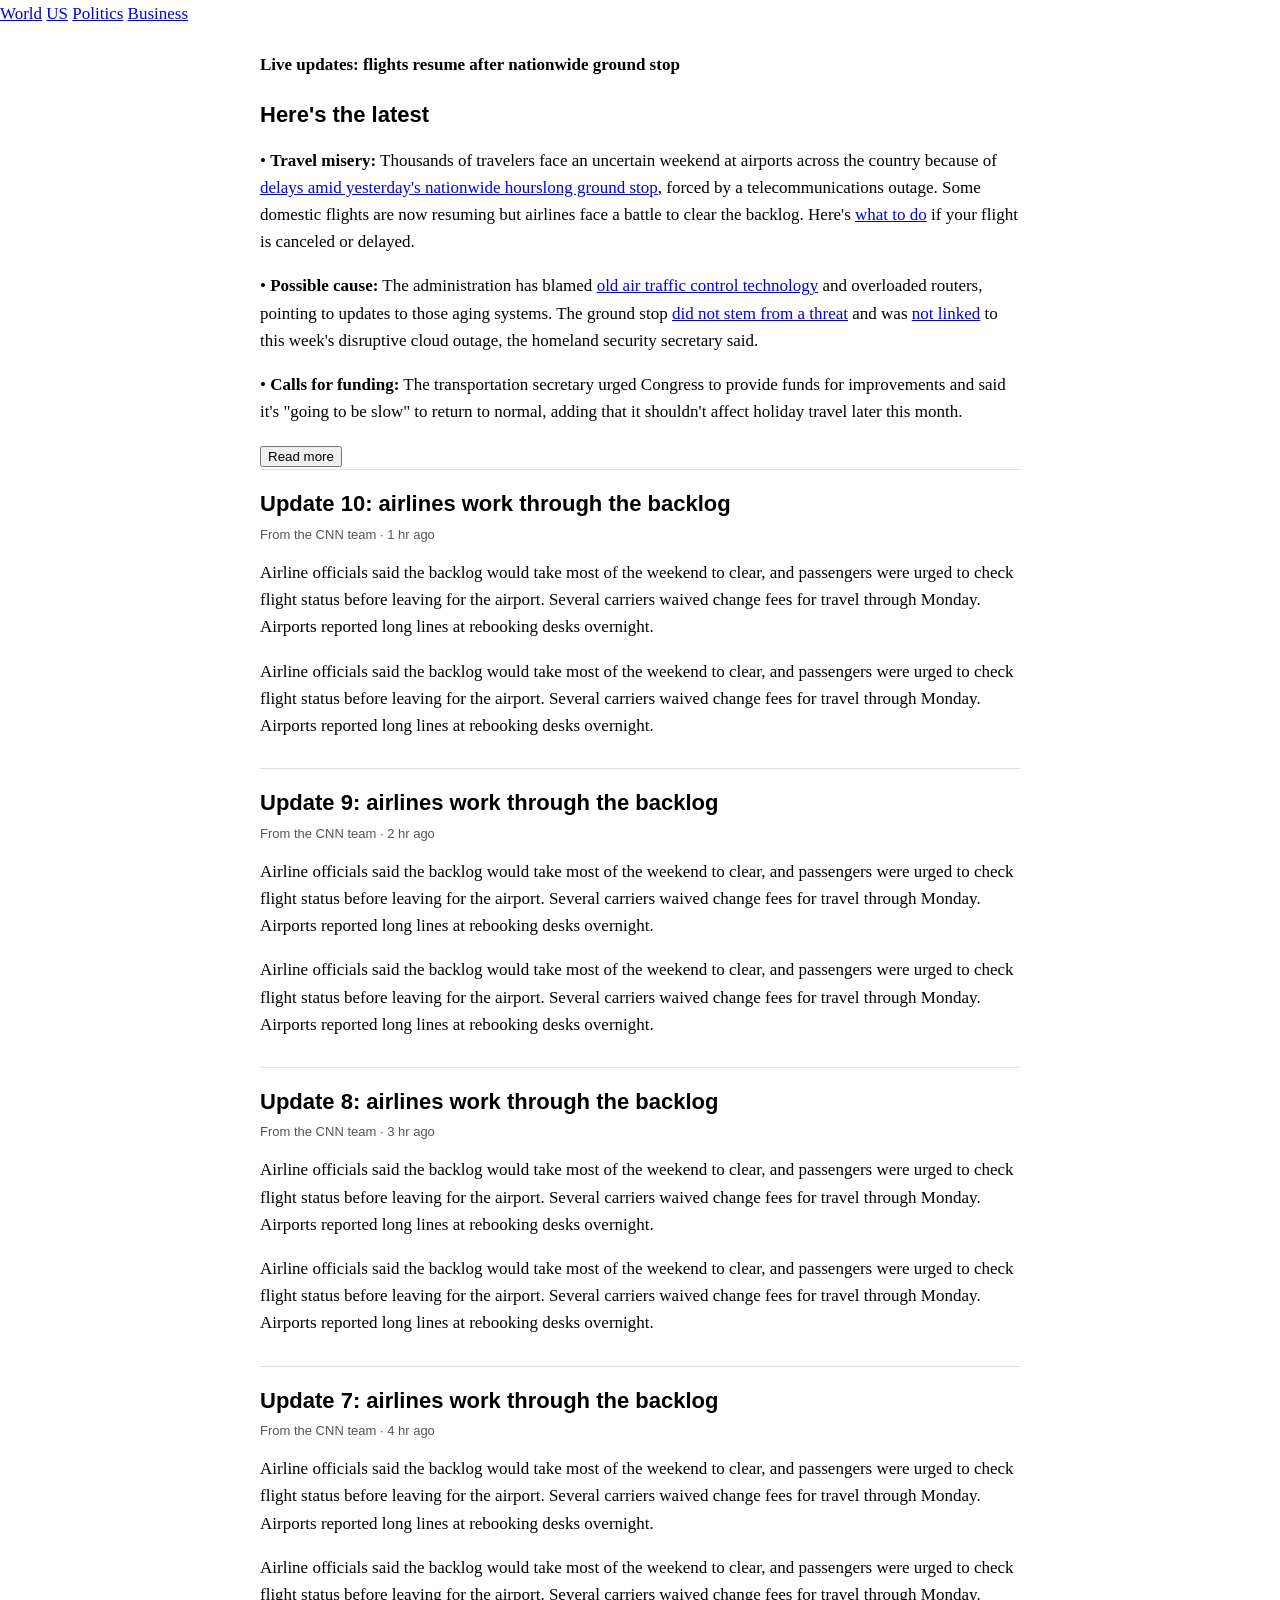
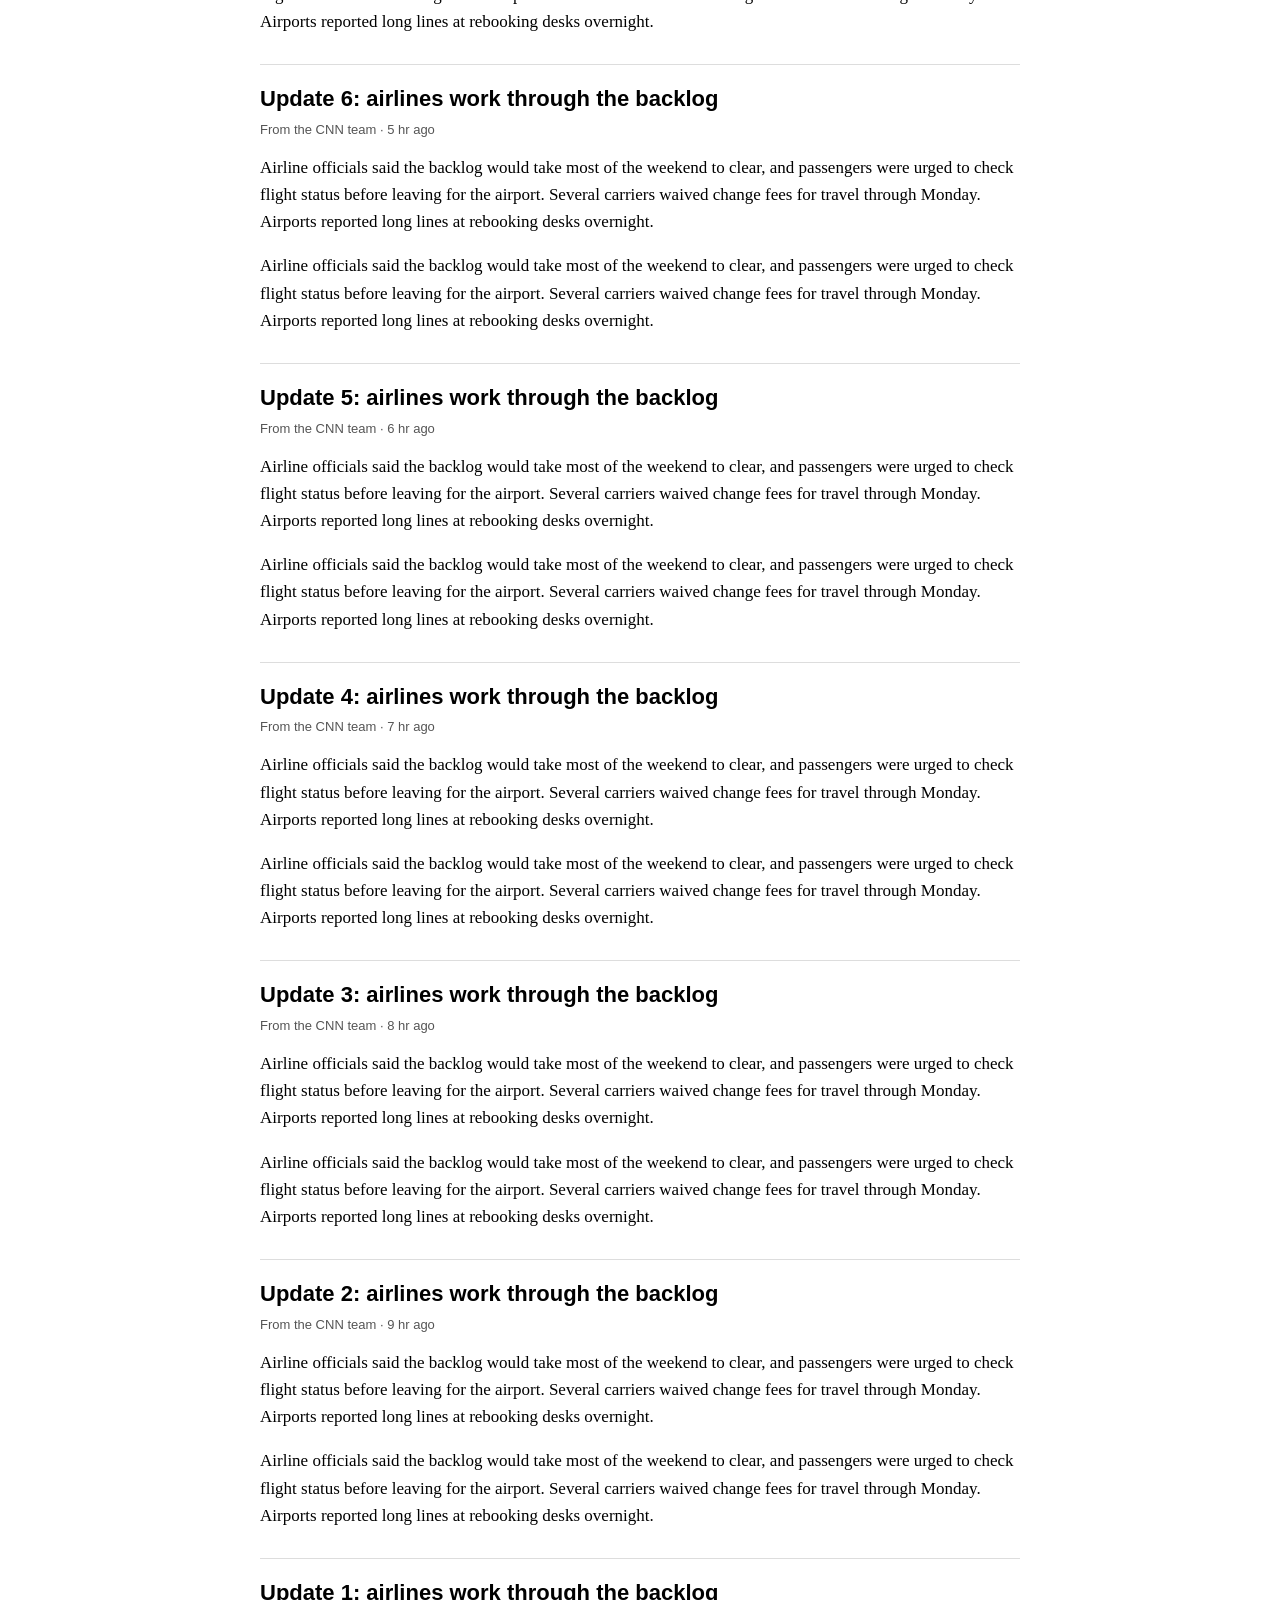
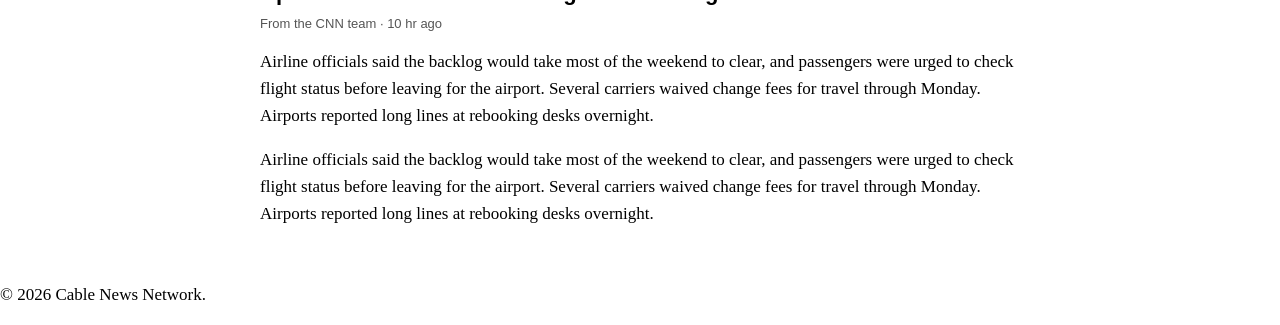
<file: tests/e2e/fixtures/live-blog-summary.html>
<!doctype html><html><head><meta charset="utf-8"><title>Live updates: flights resume after nationwide ground stop</title><style>
/* Reduced from a CNN live story (Nov 2026): a pinned "Here's the latest"
   summary of bulleted paragraphs sits beside a long feed of posts. The feed
   holds most of the prose, so the content root must not narrow to it and
   leave the summary out. */
body { margin: 0; font: 17px/1.6 Georgia, serif; }
.wrap { max-width: 760px; margin: 24px auto; padding: 0 16px; }
.live-story-post { border-top: 1px solid #ddd; padding: 12px 0; }
.live-story-post__headline { font: 700 22px/1.3 sans-serif; margin: 8px 0; }
.byline { font: 13px sans-serif; color: #555; }
</style></head><body>
<header><nav><a href="#">World</a> <a href="#">US</a> <a href="#">Politics</a> <a href="#">Business</a></nav></header>
<section class="layout-live-story__main"><article class="live-story"><section class="body tabcontent"><div class="wrap">
<h1 data-expect="plain">Live updates: flights resume after nationwide ground stop</h1>

<div class="live-story__spotlight">
<article class="live-story-post_pinned liveStoryPost">
<header><h2 class="live-story-post__headline" data-expect="plain">Here's the latest</h2></header>
<section class="live-story-post__body"><div class="live-story-post__content">
<p class="paragraph" id="s1" data-expect="coloured">• <strong>Travel misery:</strong> Thousands of travelers face an uncertain weekend at airports across the country because of <a href="#">delays amid yesterday's nationwide hourslong ground stop</a>, forced by a telecommunications outage. Some domestic flights are now resuming but airlines face a battle to clear the backlog. Here's <a href="#">what to do</a> if your flight is canceled or delayed.</p>
<p class="paragraph" id="s2" data-expect="coloured">• <strong>Possible cause:</strong> The administration has blamed <a href="#">old air traffic control technology</a> and overloaded routers, pointing to updates to those aging systems. The ground stop <a href="#">did not stem from a threat</a> and was <a href="#">not linked</a> to this week's disruptive cloud outage, the homeland security secretary said.</p>
<p class="paragraph" id="s3" data-expect="coloured">• <strong>Calls for funding:</strong> The transportation secretary urged Congress to provide funds for improvements and said it's "going to be slow" to return to normal, adding that it shouldn't affect holiday travel later this month.</p>
</div></section>
<div><button>Read more</button></div>
</article>
</div>

<div class="live-story__items-container">
<script>
// The feed: many posts, together several times the summary's prose.
const s = 'Airline officials said the backlog would take most of the weekend to clear, and passengers were urged to check flight status before leaving for the airport. Several carriers waived change fees for travel through Monday. Airports reported long lines at rebooking desks overnight. ';
document.write(Array.from({ length: 10 }, (_, i) => '<article class="live-story-post liveStoryPost"><header><h2 class="live-story-post__headline">Update ' + (10 - i) + ': airlines work through the backlog</h2><div class="byline">From the CNN team · ' + (i + 1) + ' hr ago</div></header><section class="live-story-post__body"><div class="live-story-post__content"><p class="paragraph" data-expect="coloured">' + s + '</p><p class="paragraph">' + s + '</p></div></section></article>').join(''));
</script>
</div>
</div></section></article></section>
<footer><p>© 2026 Cable News Network.</p></footer>
</body></html>
</file>
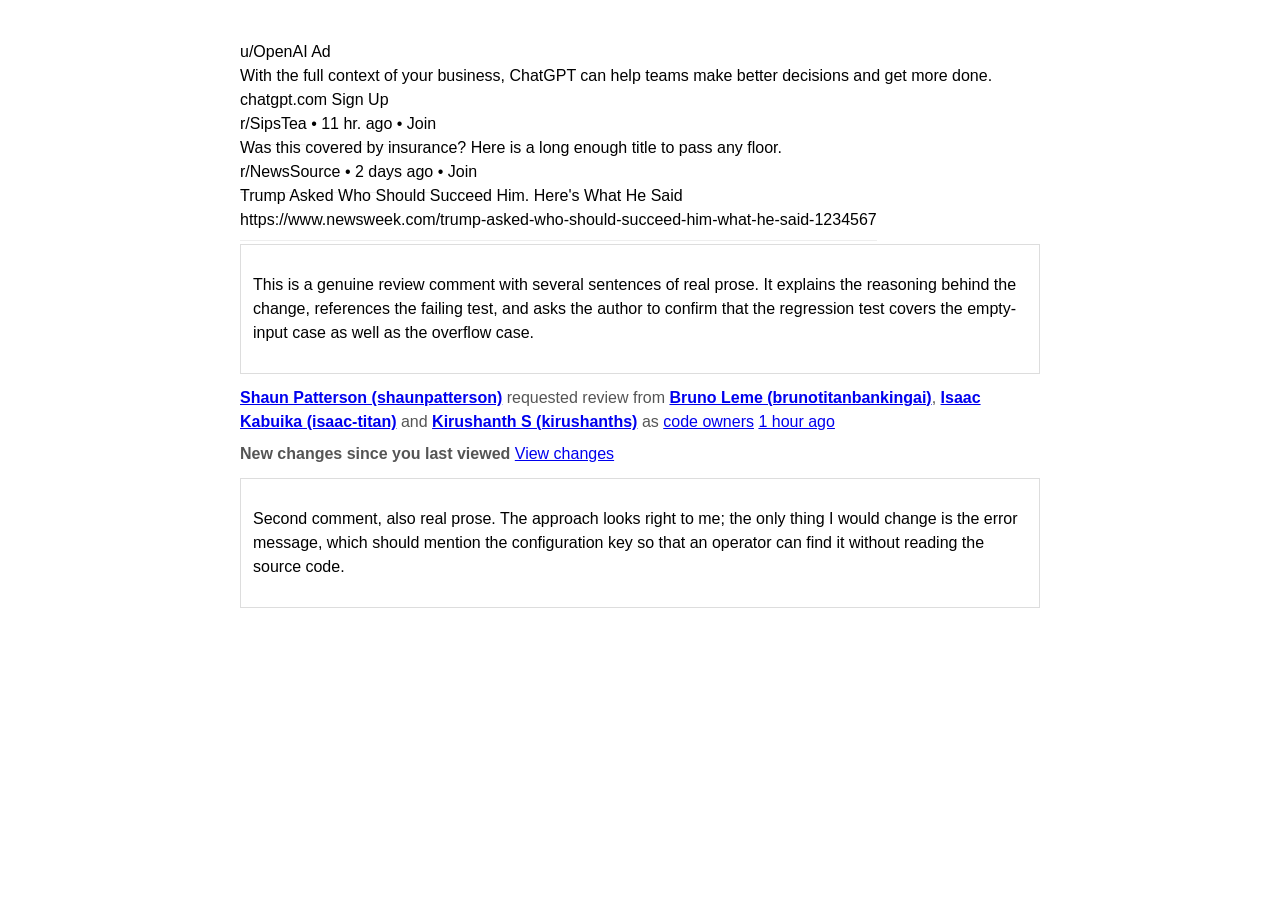
<file: tests/e2e/fixtures/must-be-zero.html>
<!doctype html><html><head><meta charset="utf-8"><style>
body{font:16px/1.5 sans-serif;max-width:800px;margin:40px auto}
.sr{position:absolute;width:1px;height:1px;overflow:hidden;clip:rect(0 0 0 0)}
.comment{border:1px solid #ddd;padding:12px;margin:12px 0}
.event{color:#555;margin:8px 0}
.post{border-bottom:1px solid #eee;padding:12px 0}
</style></head><body>
<main data-expect="plain">
<!-- Reddit-style feed: titles are custom link elements, not <a> -->
<div id="feed">
  <shreddit-ad-post class="promotedlink block relative" promoted="" ad-type="display" id="ad">
    <delegated-link url="https://alb.reddit.com/cr?x" slot="full-post-link"><faceplate-screen-reader-content><span class="sr">Advertisement: With the full context of your business, ChatGPT can help teams make better decisions and get more done.</span></faceplate-screen-reader-content></delegated-link>
    <div slot="credit-bar"><span>u/OpenAI</span> <span>Ad</span></div>
    <div slot="title"><div class="headline"><delegated-link url="https://alb.reddit.com/cr?x" click-location="title">With the full context of your business, ChatGPT can help teams make better decisions and get more done.</delegated-link></div></div>
    <div class="ad-link-bar"><delegated-link url="https://alb.reddit.com/cr?x">chatgpt.com</delegated-link> <delegated-link url="https://alb.reddit.com/cr?x">Sign Up</delegated-link></div>
  </shreddit-ad-post>
  <shreddit-post class="post" id="post1">
    <span>r/SipsTea • 11 hr. ago • Join</span>
    <div slot="title"><delegated-link url="/r/SipsTea/comments/abc/">Was this covered by insurance? Here is a long enough title to pass any floor.</delegated-link></div>
  </shreddit-post>
  <shreddit-post class="post" id="post2">
    <span>r/NewsSource • 2 days ago • Join</span>
    <div slot="title"><delegated-link url="/r/NewsSource/comments/def/">Trump Asked Who Should Succeed Him. Here's What He Said</delegated-link></div>
    <delegated-link url="https://www.newsweek.com/trump-asked-who-should-succeed-him">https://www.newsweek.com/trump-asked-who-should-succeed-him-what-he-said-1234567</delegated-link>
  </shreddit-post>
</div>
<!-- GitHub-style PR timeline -->
<div id="timeline">
  <div class="comment" id="c1"><p>This is a genuine review comment with several sentences of real prose. It explains the reasoning behind the change, references the failing test, and asks the author to confirm that the regression test covers the empty-input case as well as the overflow case.</p></div>
  <div class="event" id="ev1"><strong><a href="/shaun">Shaun Patterson (shaunpatterson)</a></strong> requested review from <strong><a href="/bruno">Bruno Leme (brunotitanbankingai)</a></strong>, <strong><a href="/isaac">Isaac Kabuika (isaac-titan)</a></strong> and <strong><a href="/kiru">Kirushanth S (kirushanths)</a></strong> as <a href="/owners">code owners</a> <a href="#ts">1 hour ago</a></div>
  <div class="event" id="ev2"><strong>New changes since you last viewed</strong> <a class="btn" href="/changes">View changes</a></div>
  <div class="comment" id="c2"><p>Second comment, also real prose. The approach looks right to me; the only thing I would change is the error message, which should mention the configuration key so that an operator can find it without reading the source code.</p></div>
</div>
</main>
</body></html>
</file>
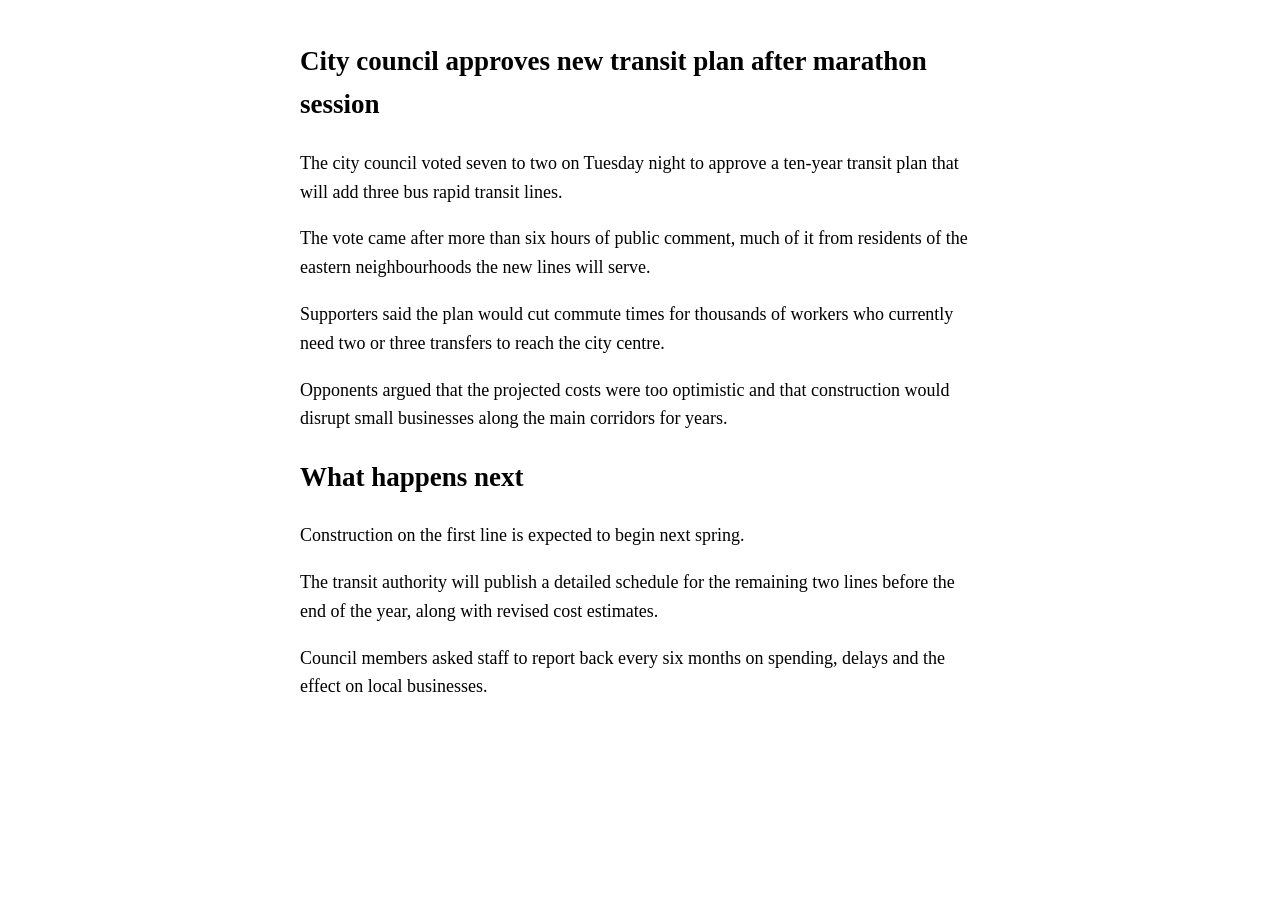
<file: tests/e2e/fixtures/news-short-paragraphs.html>
<!doctype html><html><head><meta charset="utf-8"><title>News: short paragraphs</title><style>body{font:18px/1.6 Georgia,serif;max-width:680px;margin:40px auto;padding:0 20px}</style></head><body>
<!-- Wire-style news copy: one-sentence paragraphs and a short paragraph right
     after a subheading. All of it is reading text; guards the reading-run and
     near-prose rules against over-tightening. -->
<main><article>
<h1 data-expect="plain">City council approves new transit plan after marathon session</h1>
<p data-expect="coloured">The city council voted seven to two on Tuesday night to approve a ten-year transit plan that will add three bus rapid transit lines.</p>
<p data-expect="coloured">The vote came after more than six hours of public comment, much of it from residents of the eastern neighbourhoods the new lines will serve.</p>
<p data-expect="coloured">Supporters said the plan would cut commute times for thousands of workers who currently need two or three transfers to reach the city centre.</p>
<p data-expect="coloured">Opponents argued that the projected costs were too optimistic and that construction would disrupt small businesses along the main corridors for years.</p>
<h2 data-expect="plain">What happens next</h2>
<p data-expect="coloured">Construction on the first line is expected to begin next spring.</p>
<p data-expect="coloured">The transit authority will publish a detailed schedule for the remaining two lines before the end of the year, along with revised cost estimates.</p>
<p data-expect="coloured">Council members asked staff to report back every six months on spending, delays and the effect on local businesses.</p>
</article></main>
</body></html>
</file>
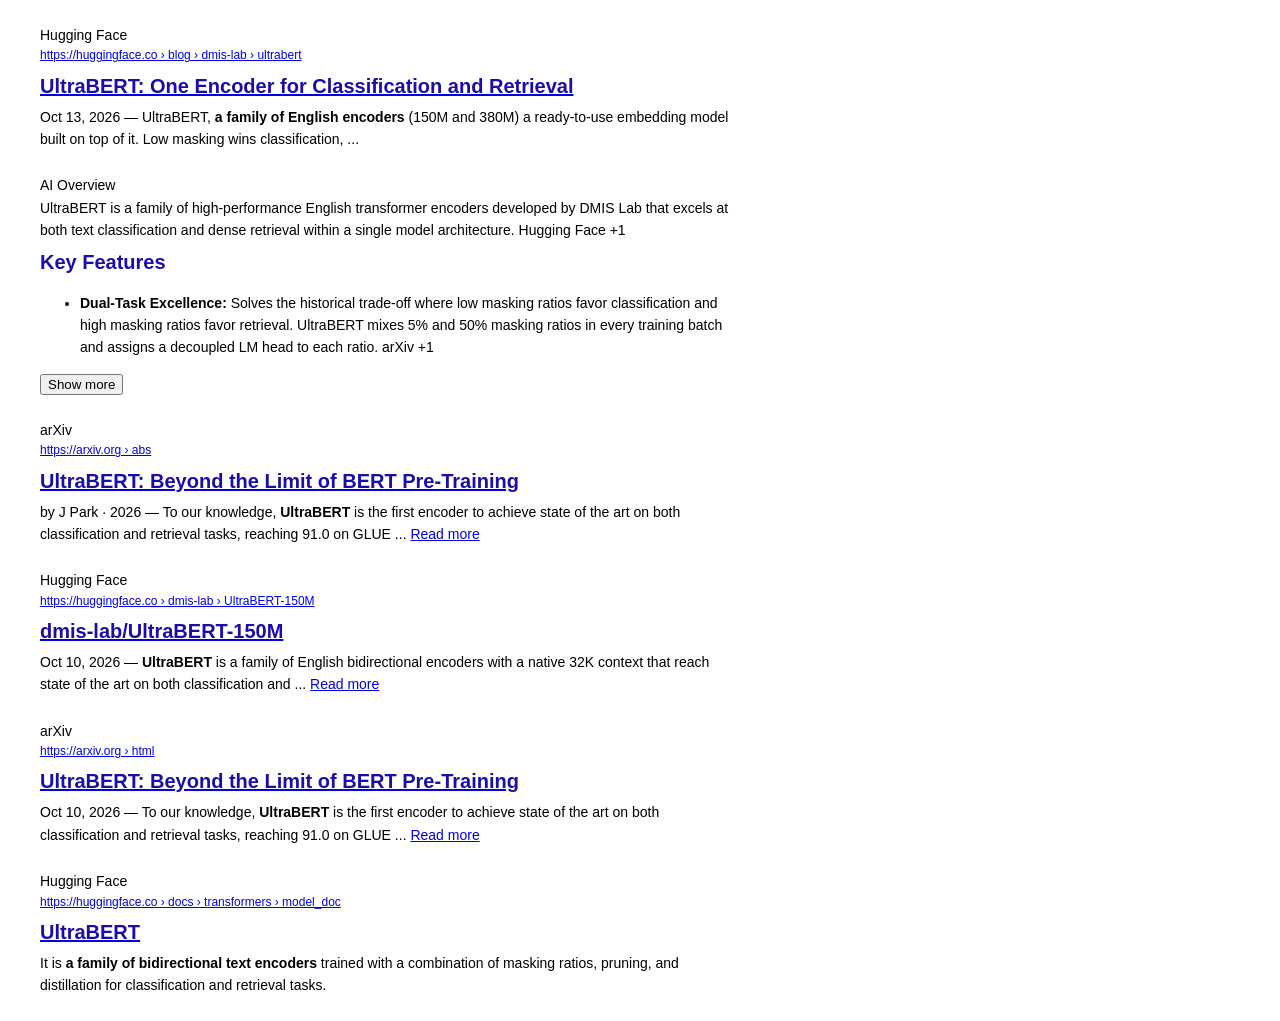
<file: tests/e2e/fixtures/serp.html>
<!doctype html><html><head><meta charset="utf-8"><style>body{font:14px/1.6 arial,sans-serif;max-width:700px;margin:20px 40px}.r{margin:24px 0}.u{font-size:12px;color:#444}h3{font-size:20px;margin:4px 0;color:#1a0dab}.ai{margin:24px 0}</style></head><body>
<div id="search" data-expect="plain">
 <div class="r" id="r1"><div><span>Hugging Face</span></div><div class="u"><a href="#">https://huggingface.co › blog › dmis-lab › ultrabert</a></div><a href="#"><h3>UltraBERT: One Encoder for Classification and Retrieval</h3></a>
  <div class="snip" id="s1">Oct 13, 2026 — UltraBERT, <b>a family of English encoders</b> (150M and 380M) a ready-to-use embedding model built on top of it. Low masking wins classification, ...</div></div>
 <div class="ai" id="ai"><div>AI Overview</div>
  <div id="ai1">UltraBERT is a family of high-performance English transformer encoders developed by DMIS Lab that excels at both text classification and dense retrieval within a single model architecture. <span>Hugging Face +1</span></div>
  <h3>Key Features</h3>
  <ul><li id="ai2"><b>Dual-Task Excellence:</b> Solves the historical trade-off where low masking ratios favor classification and high masking ratios favor retrieval. UltraBERT mixes 5% and 50% masking ratios in every training batch and assigns a decoupled LM head to each ratio. <span>arXiv +1</span></li></ul>
  <button>Show more</button></div>
 <div class="r" id="r2"><div><span>arXiv</span></div><div class="u"><a href="#">https://arxiv.org › abs</a></div><a href="#"><h3>UltraBERT: Beyond the Limit of BERT Pre-Training</h3></a>
  <div class="snip" id="s2">by J Park · 2026 — To our knowledge, <b>UltraBERT</b> is the first encoder to achieve state of the art on both classification and retrieval tasks, reaching 91.0 on GLUE ... <a href="#">Read more</a></div></div>
 <div class="r" id="r3"><div><span>Hugging Face</span></div><div class="u"><a href="#">https://huggingface.co › dmis-lab › UltraBERT-150M</a></div><a href="#"><h3>dmis-lab/UltraBERT-150M</h3></a>
  <div class="snip" id="s3">Oct 10, 2026 — <b>UltraBERT</b> is a family of English bidirectional encoders with a native 32K context that reach state of the art on both classification and ... <a href="#">Read more</a></div></div>
 <div class="r" id="r4"><div><span>arXiv</span></div><div class="u"><a href="#">https://arxiv.org › html</a></div><a href="#"><h3>UltraBERT: Beyond the Limit of BERT Pre-Training</h3></a>
  <div class="snip" id="s4">Oct 10, 2026 — To our knowledge, <b>UltraBERT</b> is the first encoder to achieve state of the art on both classification and retrieval tasks, reaching 91.0 on GLUE ... <a href="#">Read more</a></div></div>
 <div class="r" id="r5"><div><span>Hugging Face</span></div><div class="u"><a href="#">https://huggingface.co › docs › transformers › model_doc</a></div><a href="#"><h3>UltraBERT</h3></a>
  <div class="snip" id="s5">It is <b>a family of bidirectional text encoders</b> trained with a combination of masking ratios, pruning, and distillation for classification and retrieval tasks.</div></div>
</div></body></html>
</file>
<file: src/options.css>
:root {
  color-scheme: light dark;
  --fg: #1b1b1b;
  --bg: #fbfbfb;
  --panel: #ffffff;
  --border: #e3e3e3;
  --muted: #6a6a6a;
  --accent: #1f4fb0;
  --danger: #b02a2a;
}
@media (prefers-color-scheme: dark) {
  :root {
    --fg: #eaeaea;
    --bg: #161616;
    --panel: #1e1e1e;
    --border: #333;
    --muted: #9a9a9a;
    --accent: #7fb7ff;
    --danger: #ff6a6a;
  }
}

* { box-sizing: border-box; }

html, body {
  margin: 0;
  padding: 0;
  background: var(--bg);
  color: var(--fg);
  font-family: -apple-system, BlinkMacSystemFont, "Segoe UI", system-ui, sans-serif;
  font-size: 14px;
  min-height: 100vh;
}

main {
  max-width: 640px;
  margin: 0 auto;
  padding: 32px 24px 64px;
}

.page-head {
  display: flex;
  align-items: center;
  margin-bottom: 24px;
}
.brand { display: flex; align-items: center; gap: 10px; }
.brand h1 { margin: 0; font-size: 20px; font-weight: 600; letter-spacing: 0.2px; }
.dot {
  width: 12px; height: 12px; border-radius: 50%;
  background: linear-gradient(90deg, #000 0%, #1f4fb0 50%, #b02a2a 100%);
}

.group {
  background: var(--panel);
  border: 1px solid var(--border);
  border-radius: 10px;
  padding: 18px 20px;
  margin-bottom: 18px;
}
.group-head { margin-bottom: 14px; }
.group h2 { margin: 0 0 4px; font-size: 15px; font-weight: 600; }
.sub { margin: 0; color: var(--muted); font-size: 12px; line-height: 1.5; }

/* Sprint WPM */
.speed-row {
  display: flex;
  align-items: center;
  gap: 14px;
}
#sprint-wpm, #pacer-wpm {
  flex: 1;
  accent-color: var(--accent);
}
.wpm-value {
  font-variant-numeric: tabular-nums;
  font-size: 13px;
  min-width: 80px;
  text-align: right;
  color: var(--muted);
}

/* Blocked sites */
.add-row {
  display: flex;
  gap: 8px;
  margin-bottom: 6px;
}
.add-row input {
  flex: 1;
  background: var(--bg);
  color: var(--fg);
  border: 1px solid var(--border);
  border-radius: 6px;
  padding: 8px 10px;
  font-size: 13px;
  outline: none;
}
.add-row input:focus { border-color: var(--accent); }
.add-row button {
  background: var(--accent);
  color: white;
  border: none;
  border-radius: 6px;
  padding: 8px 16px;
  font-size: 13px;
  font-weight: 500;
  cursor: pointer;
}
.add-row button:hover { filter: brightness(1.05); }
.add-row button:active { filter: brightness(0.95); }

.add-error {
  font-size: 12px;
  color: var(--danger);
  margin: 6px 0 0;
}

.hosts {
  list-style: none;
  margin: 12px 0 0;
  padding: 0;
  border: 1px solid var(--border);
  border-radius: 6px;
  overflow: hidden;
}
.hosts:empty { display: none; }
.hosts li {
  display: flex;
  align-items: center;
  justify-content: space-between;
  padding: 8px 12px;
  border-top: 1px solid var(--border);
  font-size: 13px;
}
.hosts li:first-child { border-top: none; }
.hosts .host-name {
  font-family: ui-monospace, SFMono-Regular, Menlo, Consolas, monospace;
  font-size: 12.5px;
  overflow: hidden;
  text-overflow: ellipsis;
  white-space: nowrap;
  margin-right: 12px;
}
.hosts .remove {
  background: transparent;
  border: 1px solid var(--border);
  color: var(--muted);
  border-radius: 4px;
  padding: 3px 10px;
  font-size: 12px;
  cursor: pointer;
  flex-shrink: 0;
}
.hosts .remove:hover {
  border-color: var(--danger);
  color: var(--danger);
}

.empty {
  margin: 12px 0 0;
  font-size: 12px;
  color: var(--muted);
  font-style: italic;
}

.page-foot {
  margin-top: 12px;
  min-height: 20px;
}
.saved {
  margin: 0;
  font-size: 12px;
  color: var(--accent);
  opacity: 0;
  transition: opacity 0.2s;
}
.saved.show { opacity: 1; }

.check-row { display: flex; gap: 10px; align-items: flex-start; font-size: 13px; line-height: 1.45; cursor: pointer; }
.check-row input { margin-top: 3px; flex: none; }

.feedback-row { display: flex; align-items: center; gap: 10px; font-size: 13px; }
.feedback-row button { font: inherit; font-size: 12px; padding: 5px 10px; border-radius: 6px; border: 1px solid var(--border); background: transparent; color: var(--fg); cursor: pointer; }

.sprint-grid { display: grid; grid-template-columns: repeat(3, auto); gap: 14px 22px; margin-top: 12px; font-size: 13px; }
.sprint-grid label { display: flex; flex-direction: column; gap: 6px; color: var(--muted); }
.sprint-grid select.wide { width: auto; min-width: 190px; }
.sprint-grid input, .sprint-grid select { font: inherit; width: 90px; padding: 4px 6px; border-radius: 6px; border: 1px solid var(--border); background: transparent; color: var(--fg); }
.sprint-grid .mul { display: inline-flex; align-items: center; gap: 6px; }
</file>
<file: src/content.css>
/* Text colour itself is applied through the CSS Custom Highlight API
   (::highlight() rules in a constructed stylesheet, see content.js); nothing
   in the page DOM is modified for colouring. */


/* ---------- Per-block Sprint launcher ---------- */
button[data-bzln-launcher] {
  all: unset;
  display: inline-block;
  vertical-align: baseline;
  width: 16px;
  height: 16px;
  margin: 0 6px 0 0;
  padding: 0;
  cursor: pointer;
  opacity: 0.55;
  transition: opacity 0.12s ease;
  line-height: 0;
  border-radius: 4px;
}
button[data-bzln-launcher]:hover,
button[data-bzln-launcher]:focus-visible {
  opacity: 1;
  outline: 2px solid #1f4fb0;
  outline-offset: 2px;
}
button[data-bzln-launcher] > svg {
  width: 16px;
  height: 16px;
  display: block;
}

/* ---------- Sprint overlay ---------- */
.bzln-sprint-root {
  all: initial;
  position: fixed;
  inset: 0;
  z-index: 2147483646;
  font-family: -apple-system, BlinkMacSystemFont, "Segoe UI", system-ui, sans-serif;
  font-size: 14px;
  /* Theme: the system's, unless the page states its own with
     <html data-bzln-theme="light|dark"> (the PDF reader does). */
  --bzln-sprint-card: #fbfbfb;
  --bzln-sprint-ink: #1b1b1b;
  --bzln-sprint-muted: #6a6a6a;
  --bzln-sprint-orp: #d40000;
  --bzln-sprint-accent: #1f4fb0;
  color: var(--bzln-sprint-ink);
}
@media (prefers-color-scheme: dark) {
  .bzln-sprint-root {
    --bzln-sprint-card: #1e1e1e;
    --bzln-sprint-ink: #eaeaea;
    --bzln-sprint-muted: #9a9a9a;
    --bzln-sprint-orp: #ff6a6a;
    --bzln-sprint-accent: #7fb7ff;
  }
}
:root[data-bzln-theme="light"] .bzln-sprint-root {
  --bzln-sprint-card: #fbfbfb;
  --bzln-sprint-ink: #1b1b1b;
  --bzln-sprint-muted: #6a6a6a;
  --bzln-sprint-orp: #d40000;
  --bzln-sprint-accent: #1f4fb0;
}
:root[data-bzln-theme="dark"] .bzln-sprint-root {
  --bzln-sprint-card: #1e1e1e;
  --bzln-sprint-ink: #eaeaea;
  --bzln-sprint-muted: #9a9a9a;
  --bzln-sprint-orp: #ff6a6a;
  --bzln-sprint-accent: #7fb7ff;
}
.bzln-sprint-backdrop {
  position: absolute;
  inset: 0;
  background: rgba(0, 0, 0, 0.55);
}
.bzln-sprint-card {
  position: absolute;
  left: 50%;
  top: 50%;
  transform: translate(-50%, -50%);
  width: min(92vw, 640px);
  background: var(--bzln-sprint-card);
  border-radius: 12px;
  box-shadow: 0 20px 60px rgba(0, 0, 0, 0.35);
  padding: 18px 22px 20px;
  box-sizing: border-box;
}

.bzln-sprint-header {
  display: flex;
  align-items: center;
  justify-content: space-between;
  margin-bottom: 8px;
}
.bzln-sprint-title {
  font-size: 12px;
  text-transform: uppercase;
  letter-spacing: 0.8px;
  color: var(--bzln-sprint-muted);
}
.bzln-sprint-close {
  all: unset;
  cursor: pointer;
  font-size: 16px;
  line-height: 1;
  padding: 4px 8px;
  border-radius: 6px;
  color: inherit;
  opacity: 0.7;
}
.bzln-sprint-close:hover { opacity: 1; background: rgba(127,127,127,0.15); }

.bzln-sprint-stage {
  position: relative;
  padding: 28px 0 36px;
  border-top: 1px solid rgba(127,127,127,0.25);
  border-bottom: 1px solid rgba(127,127,127,0.25);
  overflow: hidden;
}
.bzln-sprint-guide {
  position: absolute;
  left: 50%;
  top: 0;
  bottom: 0;
  width: 1px;
  background: rgba(212, 0, 0, 0.18);
  pointer-events: none;
}
.bzln-sprint-word {
  display: grid;
  grid-template-columns: 1fr auto 1fr;
  align-items: center;
  font-family: ui-monospace, SFMono-Regular, Menlo, Consolas, monospace;
  font-size: 36px;
  font-weight: 500;
  line-height: 1.2;
  color: inherit;
}
.bzln-sprint-pre  { justify-self: end;   white-space: pre; }
.bzln-sprint-post { justify-self: start; white-space: pre; }
.bzln-sprint-orp  { color: var(--bzln-sprint-orp); }

.bzln-sprint-progress {
  margin-top: 14px;
  height: 3px;
  background: rgba(127,127,127,0.18);
  border-radius: 2px;
  overflow: hidden;
}
.bzln-sprint-progress-fill {
  height: 100%;
  background: var(--bzln-sprint-accent);
  width: 0%;
  transition: width 0.08s linear;
}

/* Back-one-sentence safeguard: while paused, the sentence around the current word. */
.bzln-sprint-context {
  margin-top: 10px;
  min-height: 4.2em;
  line-height: 1.4;
  font-size: 13.5px;
  color: var(--bzln-sprint-muted);
  visibility: hidden;
}
.bzln-sprint-context-on { visibility: visible; }
.bzln-sprint-context mark {
  background: rgba(247, 201, 72, 0.4);
  color: var(--bzln-sprint-ink);
  border-radius: 3px;
  padding: 0 2px;
}
.bzln-sprint-hint {
  margin-top: 8px;
  font-size: 11.5px;
  line-height: 1.4;
  color: var(--bzln-sprint-muted);
}
.bzln-sprint-hint[hidden] { display: none; }

.bzln-sprint-controls {
  display: flex;
  align-items: center;
  gap: 10px;
  margin-top: 14px;
}
.bzln-sprint-ctrl {
  all: unset;
  cursor: pointer;
  font-size: 14px;
  line-height: 1;
  min-width: 32px;
  height: 32px;
  padding: 0 10px;
  border-radius: 6px;
  text-align: center;
  color: inherit;
  background: rgba(127,127,127,0.12);
}
.bzln-sprint-ctrl:hover { background: rgba(127,127,127,0.22); }
.bzln-sprint-play { min-width: 40px; font-size: 16px; }
.bzln-sprint-counter {
  margin-left: auto;
  font-size: 12px;
  color: var(--bzln-sprint-muted);
  font-variant-numeric: tabular-nums;
}

.bzln-sprint-speed {
  display: flex;
  align-items: center;
  gap: 10px;
  margin-top: 12px;
}
.bzln-sprint-speed-label {
  font-size: 11px;
  text-transform: uppercase;
  letter-spacing: 0.5px;
  color: var(--bzln-sprint-muted);
  white-space: nowrap;
}
.bzln-sprint-wpm {
  margin-left: 4px;
  font-variant-numeric: tabular-nums;
  color: inherit;
}
.bzln-sprint-slider {
  flex: 1;
  accent-color: var(--bzln-sprint-accent);
}

/* ---------- Reader overlay ---------- */
.bzln-reader-root {
  all: initial;
  position: fixed !important;
  inset: 0 !important;
  display: block !important;
  visibility: visible !important;
  opacity: 1 !important;
  pointer-events: auto !important;
  z-index: 2147483645 !important;
  font-family: -apple-system, BlinkMacSystemFont, "Segoe UI", system-ui, sans-serif;
  color: #1b1b1b;
}
.bzln-reader-backdrop {
  position: absolute !important;
  inset: 0 !important;
  display: block !important;
  background: rgba(0, 0, 0, 0.55) !important;
}
.bzln-reader-card {
  position: absolute !important;
  left: 50% !important;
  top: 50% !important;
  transform: translate(-50%, -50%) !important;
  width: min(92vw, 780px) !important;
  height: min(90vh, 900px) !important;
  background: #fbfbfb;
  border-radius: 12px;
  box-shadow: 0 20px 60px rgba(0, 0, 0, 0.35);
  display: flex !important;
  flex-direction: column !important;
  overflow: hidden;
}
@media (prefers-color-scheme: dark) {
  .bzln-reader-card { background: #1e1e1e; color: #eaeaea; }
}
.bzln-reader-header {
  display: flex;
  align-items: center;
  gap: 10px;
  padding: 12px 16px;
  border-bottom: 1px solid rgba(127, 127, 127, 0.25);
}
.bzln-reader-title {
  font-size: 12px;
  text-transform: uppercase;
  letter-spacing: 0.8px;
  color: #6a6a6a;
  flex: 1;
}
@media (prefers-color-scheme: dark) {
  .bzln-reader-title { color: #9a9a9a; }
}
.bzln-reader-btn {
  all: unset;
  cursor: pointer;
  font-size: 13px;
  padding: 6px 12px;
  border-radius: 6px;
  background: rgba(127, 127, 127, 0.14);
  color: inherit;
}
.bzln-reader-btn:hover { background: rgba(127, 127, 127, 0.24); }
.bzln-reader-primary {
  background: #1f4fb0;
  color: #fff;
}
.bzln-reader-primary:hover { background: #173e8a; }
@media (prefers-color-scheme: dark) {
  .bzln-reader-primary { background: #7fb7ff; color: #0a1a33; }
  .bzln-reader-primary:hover { background: #a8cbff; }
}
.bzln-reader-body {
  flex: 1;
  overflow-y: auto;
  padding: 20px 28px 28px;
  /* the text panel sets these on the Reader root; defaults are the original look */
  font-family: var(--bzln-r-font, inherit);
  font-size: calc(16px * var(--bzln-r-size, 1));
  line-height: var(--bzln-r-line, 1.7);
  letter-spacing: var(--bzln-r-letter, normal);
  word-spacing: var(--bzln-r-word, normal);
}
.bzln-reader-para {
  margin: 0 auto 1em auto;
  max-width: var(--bzln-r-width, none);
  color: inherit;
}

/* Reader: paragraph currently being read aloud */
.bzln-reader-para.bzln-reader-speaking {
  outline: 2px solid rgba(247, 201, 72, 0.9) !important;
  outline-offset: 6px !important;
  border-radius: 4px !important;
}

/* ---------- Reading ruler ---------- */
.bzln-ruler-root {
  all: initial;
  position: fixed;
  inset: 0;
  z-index: 2147483646;
  pointer-events: none;
}
.bzln-ruler-band {
  position: absolute;
  border-radius: 4px;
  pointer-events: none;
  transition: top 0.07s linear, height 0.07s linear, left 0.07s linear, width 0.07s linear;
}
/* Shade: everything but the band is dimmed. */
.bzln-ruler-root[data-style="shade"] .bzln-ruler-band { box-shadow: 0 0 0 100vmax rgba(0, 0, 0, 0.5); }
/* Bar: the band is tinted. */
.bzln-ruler-root[data-style="bar"] .bzln-ruler-band { background: rgba(247, 201, 72, 0.26); }
/* Underline: a line under the current line. */
.bzln-ruler-root[data-style="underline"] .bzln-ruler-band { border-radius: 0; border-bottom: 2px solid rgba(247, 201, 72, 0.95); }

/* ---------- Pacer ---------- */
::highlight(bzln_pace) { background-color: rgba(247, 201, 72, 0.42); }
.bzln-pacer-bar {
  all: initial;
  position: fixed;
  left: 50%;
  bottom: 22px;
  transform: translateX(-50%);
  z-index: 2147483646;
  display: flex;
  align-items: center;
  gap: 6px;
  padding: 6px 8px;
  border-radius: 999px;
  background: #1e1e1e;
  color: #eaeaea;
  font: 13px -apple-system, BlinkMacSystemFont, "Segoe UI", system-ui, sans-serif;
  box-shadow: 0 6px 24px rgba(0, 0, 0, 0.35);
}
.bzln-pacer-btn {
  all: unset;
  cursor: pointer;
  min-width: 28px;
  height: 28px;
  padding: 0 8px;
  box-sizing: border-box;
  border-radius: 999px;
  text-align: center;
  line-height: 28px;
  background: rgba(255, 255, 255, 0.1);
  color: #eaeaea;
}
.bzln-pacer-btn:hover { background: rgba(255, 255, 255, 0.2); }
.bzln-pacer-wpm { min-width: 62px; text-align: center; font-variant-numeric: tabular-nums; color: #cfd2d8; }

/* ---------- Reader text panel (Reader overlay and PDF reader) ---------- */
.bzln-tp {
  box-sizing: border-box;
  width: 330px;
  max-width: calc(100vw - 24px);
  padding: 12px 14px;
  border: 1px solid rgba(127, 127, 127, 0.35);
  border-radius: 12px;
  background: #fbfbfb;
  color: #1b1b1b;
  box-shadow: 0 12px 36px rgba(0, 0, 0, 0.28);
  font: 13px/1.4 -apple-system, BlinkMacSystemFont, "Segoe UI", system-ui, sans-serif;
  letter-spacing: normal;
  word-spacing: normal;
}
@media (prefers-color-scheme: dark) { .bzln-tp { background: #1e1e1e; color: #eaeaea; } }
.bzln-tp-row { display: flex; align-items: center; flex-wrap: wrap; gap: 6px; margin-bottom: 9px; }
.bzln-tp-label { flex: none; width: 52px; color: #6a6a6a; font-size: 12px; }
@media (prefers-color-scheme: dark) { .bzln-tp-label { color: #9a9a9a; } }
.bzln-tp-btn {
  all: unset;
  box-sizing: border-box;
  cursor: pointer;
  padding: 3px 10px;
  border-radius: 6px;
  background: rgba(127, 127, 127, 0.14);
  font-size: 13px;
  line-height: 1.4;
}
.bzln-tp-btn:hover { background: rgba(127, 127, 127, 0.26); }
.bzln-tp-btn[aria-pressed="true"] { background: rgba(127, 127, 127, 0.42); font-weight: 600; }
.bzln-tp-btn:disabled { opacity: 0.4; cursor: default; }
.bzln-tp-slider { flex: 1; min-width: 0; accent-color: #1f4fb0; }
@media (prefers-color-scheme: dark) { .bzln-tp-slider { accent-color: #7fb7ff; } }
.bzln-tp-value { flex: none; min-width: 52px; text-align: right; font-variant-numeric: tabular-nums; color: #6a6a6a; font-size: 12px; }
@media (prefers-color-scheme: dark) { .bzln-tp-value { color: #9a9a9a; } }
.bzln-tp-foot { display: flex; align-items: center; gap: 10px; margin-top: 4px; }
.bzln-tp-note { font-size: 11px; color: #6a6a6a; line-height: 1.3; }
@media (prefers-color-scheme: dark) { .bzln-tp-note { color: #9a9a9a; } }
.bzln-reader-tpwrap { position: absolute; top: 52px; right: 12px; z-index: 2; }
</file>
<file: src/popup.css>
:root {
  color-scheme: light dark;
  --fg: #1b1b1b;
  --bg: #fbfbfb;
  --border: #e3e3e3;
  --muted: #6a6a6a;
  --accent: #1f4fb0;
}
@media (prefers-color-scheme: dark) {
  :root {
    --fg: #eaeaea;
    --bg: #1e1e1e;
    --border: #333;
    --muted: #9a9a9a;
    --accent: #7fb7ff;
  }
}

* { box-sizing: border-box; }

html, body {
  margin: 0;
  padding: 0;
  background: var(--bg);
  color: var(--fg);
  font-family: -apple-system, BlinkMacSystemFont, "Segoe UI", system-ui, sans-serif;
  font-size: 13px;
  width: 320px;
}

header {
  display: flex;
  align-items: center;
  justify-content: space-between;
  padding: 12px 14px;
  border-bottom: 1px solid var(--border);
}
.brand { display: flex; align-items: center; gap: 8px; }
.brand h1 { margin: 0; font-size: 15px; font-weight: 600; letter-spacing: 0.2px; }
.dot {
  width: 10px; height: 10px; border-radius: 50%;
  background: linear-gradient(90deg, #000 0%, #1f4fb0 50%, #b02a2a 100%);
}

.controls {
  padding: 12px 14px 6px;
  display: flex;
  flex-direction: column;
  gap: 6px;
}
.controls label { font-size: 11px; color: var(--muted); text-transform: uppercase; letter-spacing: 0.5px; }
select {
  appearance: none;
  background: var(--bg);
  color: var(--fg);
  border: 1px solid var(--border);
  border-radius: 6px;
  padding: 6px 10px;
  font-size: 13px;
  outline: none;
}
select:focus { border-color: var(--accent); }

.actions {
  padding: 8px 14px 4px;
  display: flex;
  gap: 8px;
}
.action-btn {
  flex: 1;
  appearance: none;
  background: var(--bg);
  color: var(--fg);
  border: 1px solid var(--border);
  border-radius: 6px;
  padding: 7px 10px;
  font-size: 12px;
  cursor: pointer;
  font-family: inherit;
}
.action-btn:hover { border-color: var(--accent); color: var(--accent); }

.site-row {
  display: flex;
  align-items: center;
  justify-content: space-between;
  gap: 10px;
  padding: 8px 14px 4px;
}
.site-label { display: flex; flex-direction: column; min-width: 0; }
.site-caption {
  font-size: 11px;
  color: var(--muted);
  text-transform: uppercase;
  letter-spacing: 0.5px;
}
.site-host {
  font-size: 13px;
  color: var(--fg);
  overflow: hidden;
  text-overflow: ellipsis;
  white-space: nowrap;
  max-width: 230px;
}

.preview-wrap { padding: 4px 14px 12px; }
.preview {
  border: 1px solid var(--border);
  border-radius: 6px;
  padding: 10px 12px;
  line-height: 1.55;
  font-size: 13px;
  background: var(--bg);
  min-height: 90px;
}
.preview div { margin: 0; }

footer {
  padding: 0 14px 12px;
  display: flex;
  align-items: center;
  justify-content: space-between;
  gap: 10px;
}
.hint { margin: 0; color: var(--muted); font-size: 11px; flex: 1; }
.settings-link {
  font-size: 11px;
  color: var(--accent);
  text-decoration: none;
  white-space: nowrap;
  flex-shrink: 0;
}
.settings-link:hover { text-decoration: underline; }

/* toggle switch */
.switch { position: relative; display: inline-block; width: 40px; height: 22px; }
.switch input { opacity: 0; width: 0; height: 0; }
.slider {
  position: absolute; inset: 0; cursor: pointer;
  background: #c5c5c5; border-radius: 22px; transition: background 0.15s;
}
.slider::before {
  content: ""; position: absolute; height: 16px; width: 16px;
  left: 3px; top: 3px; background: white; border-radius: 50%;
  transition: transform 0.15s;
}
.switch input:checked + .slider { background: var(--accent); }
.switch input:checked + .slider::before { transform: translateX(18px); }

.site-only { display: flex; align-items: center; gap: 6px; font-size: 11.5px; color: var(--muted); text-transform: none; letter-spacing: 0; cursor: pointer; }
.site-only input { margin: 0; }
.site-only:has(input:disabled) { opacity: 0.5; cursor: default; }

.feedback { display: flex; align-items: center; gap: 6px; padding: 0 14px 10px; font-size: 11px; color: var(--muted); }
.fb-btn { font: inherit; font-size: 11px; padding: 3px 7px; border-radius: 6px; border: 1px solid var(--border); background: transparent; color: var(--fg); cursor: pointer; }
.fb-btn:hover { border-color: var(--accent); color: var(--accent); }
</file>
